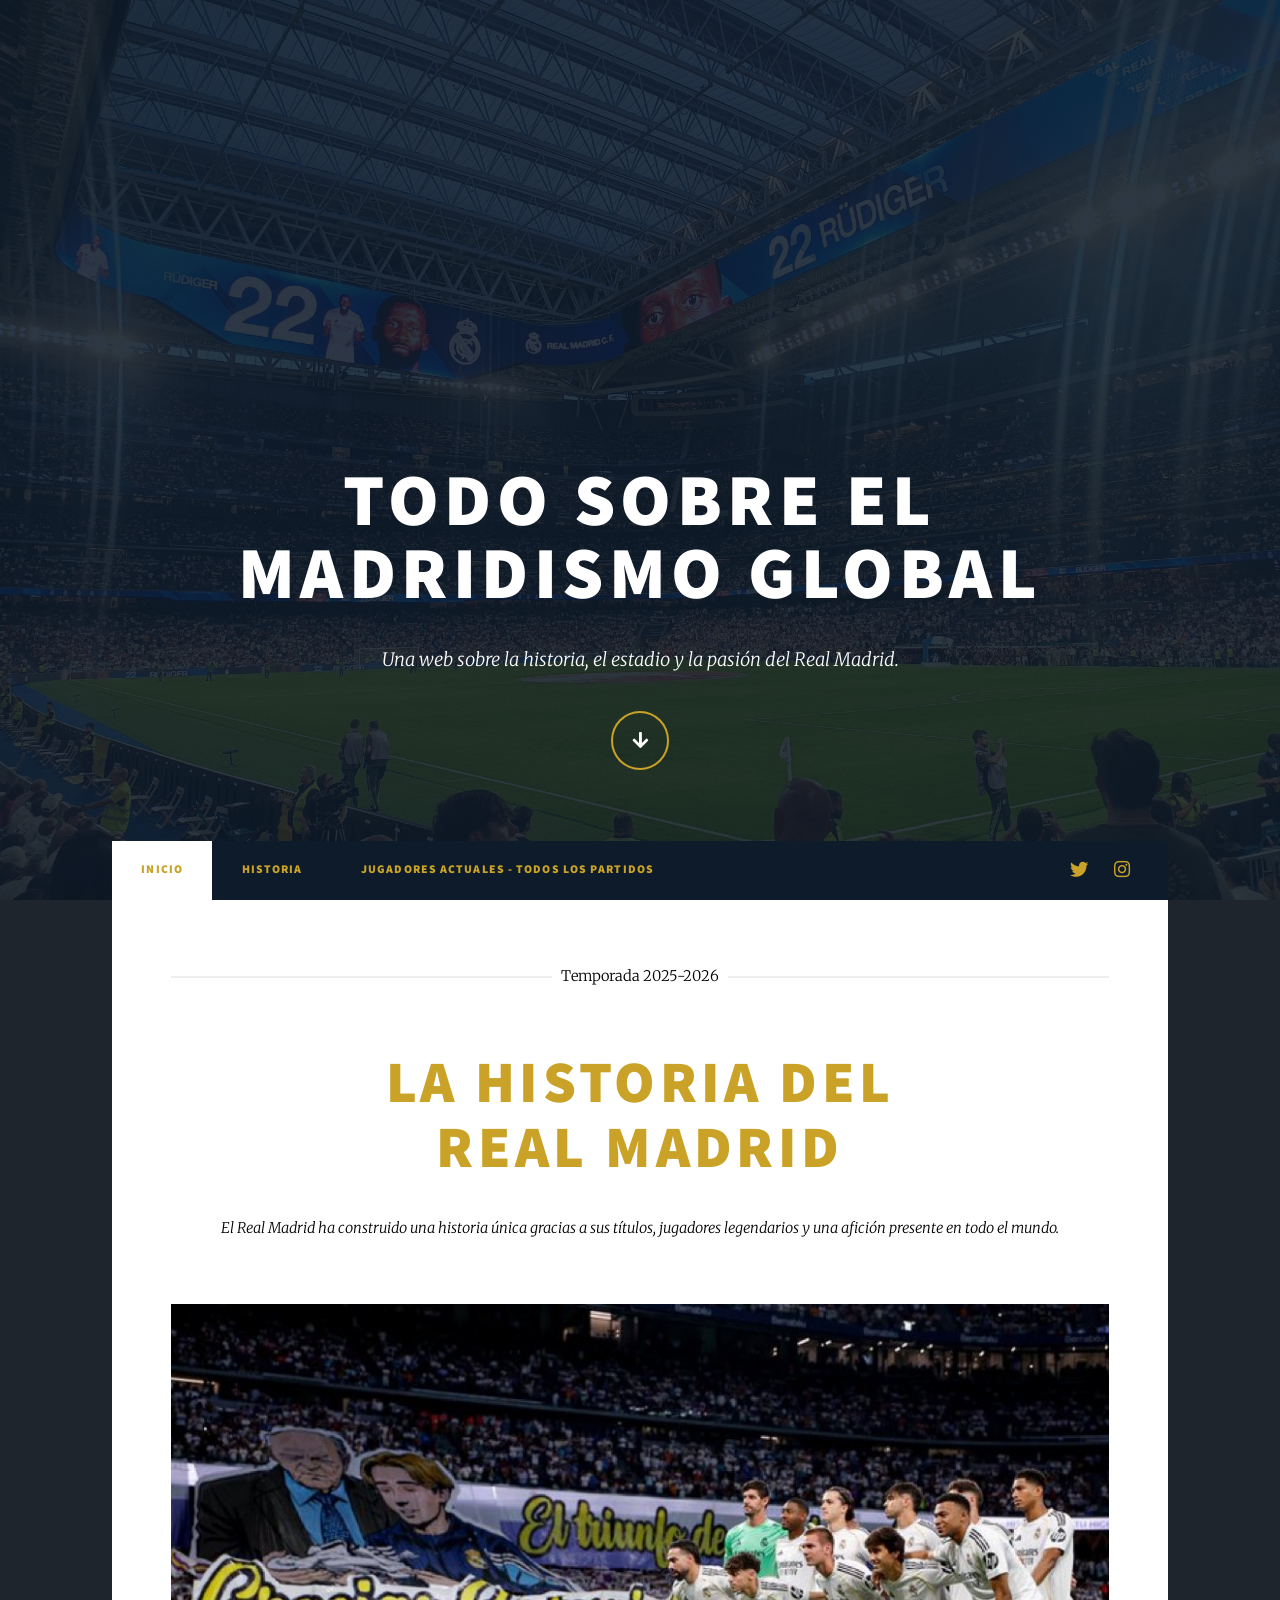
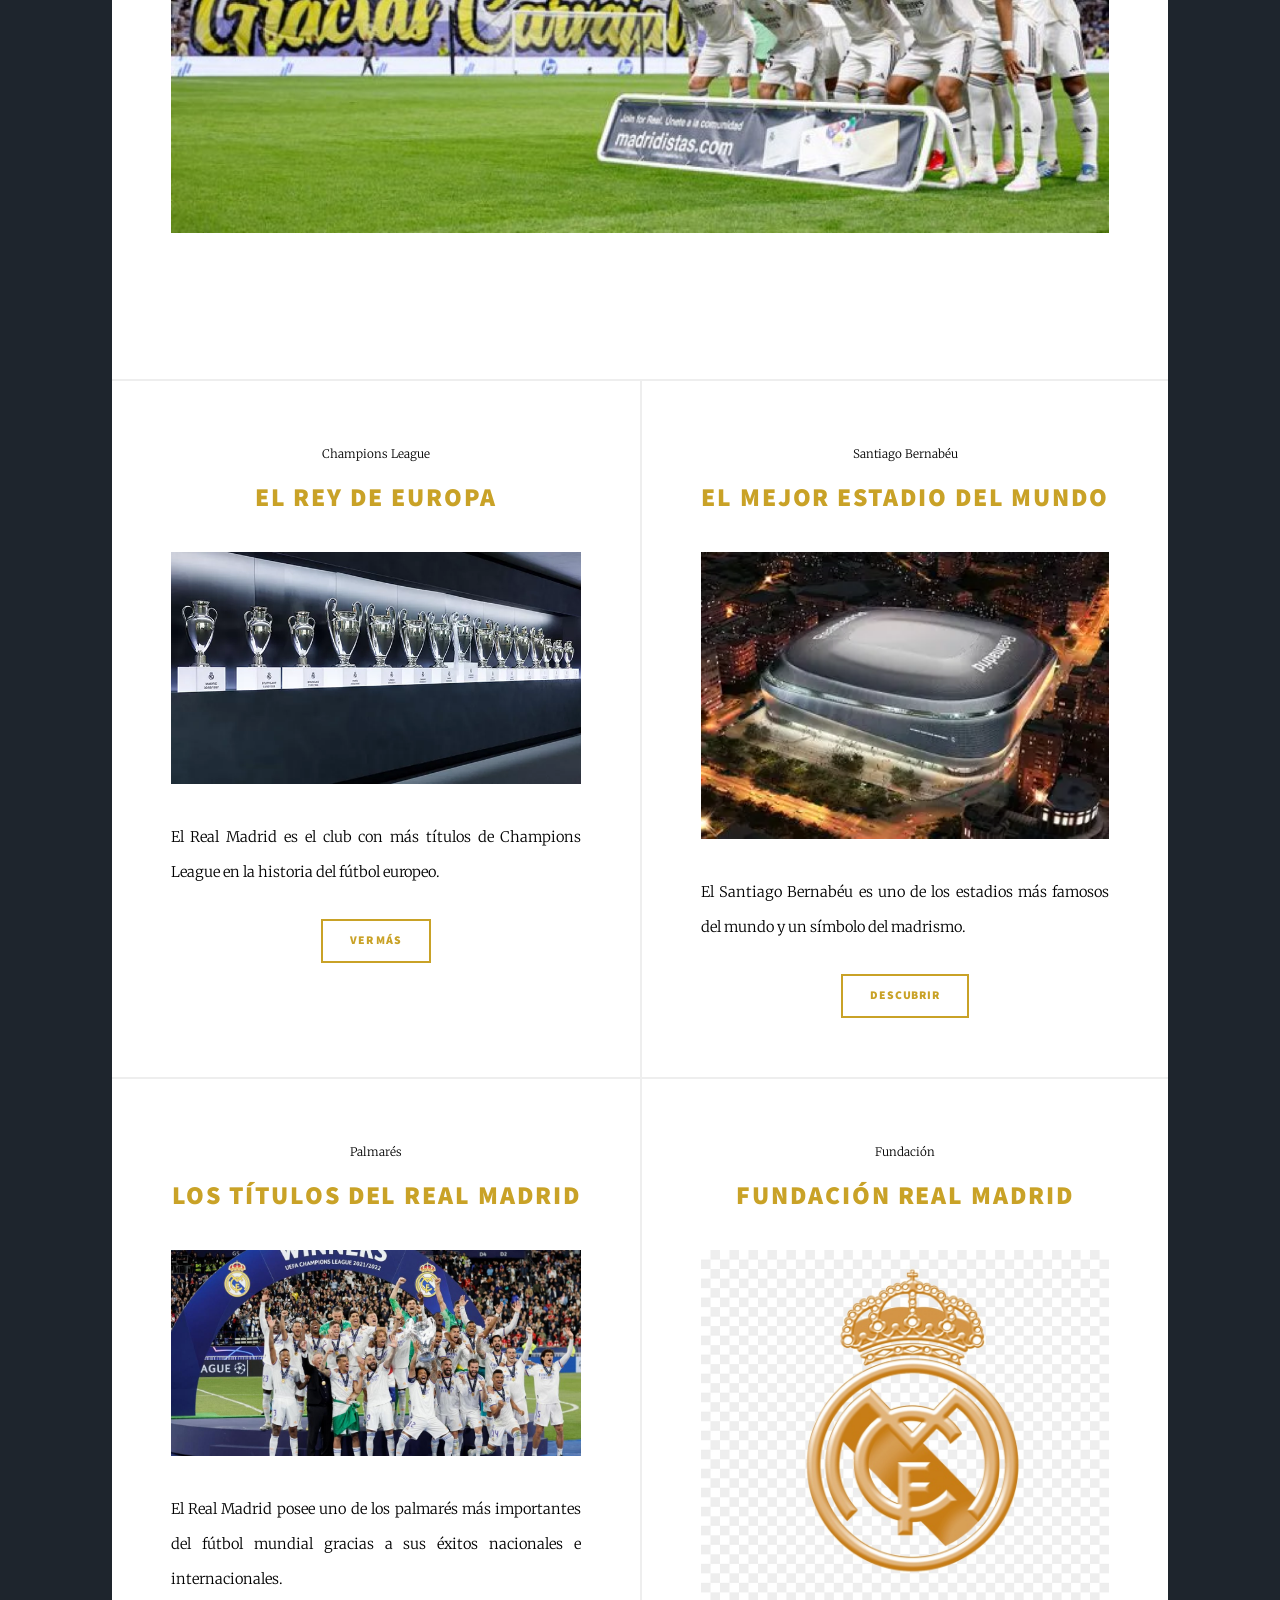
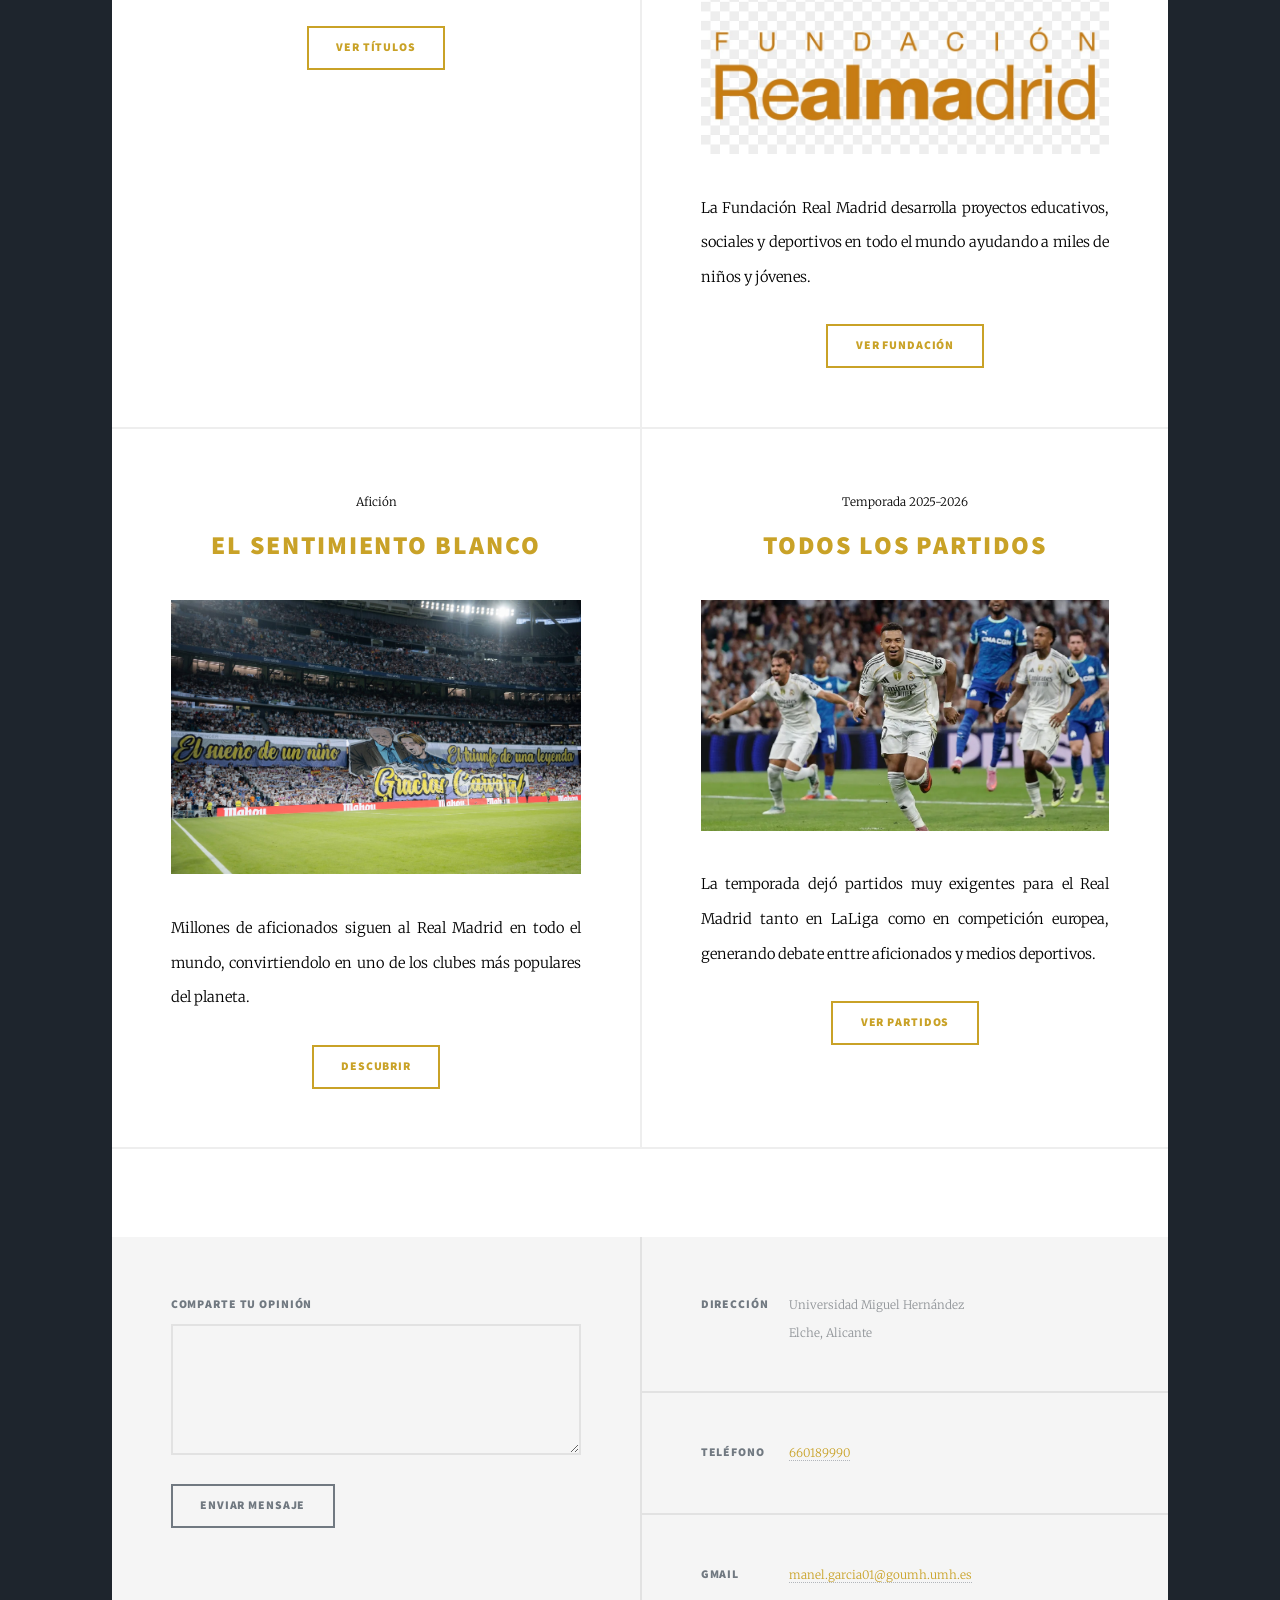
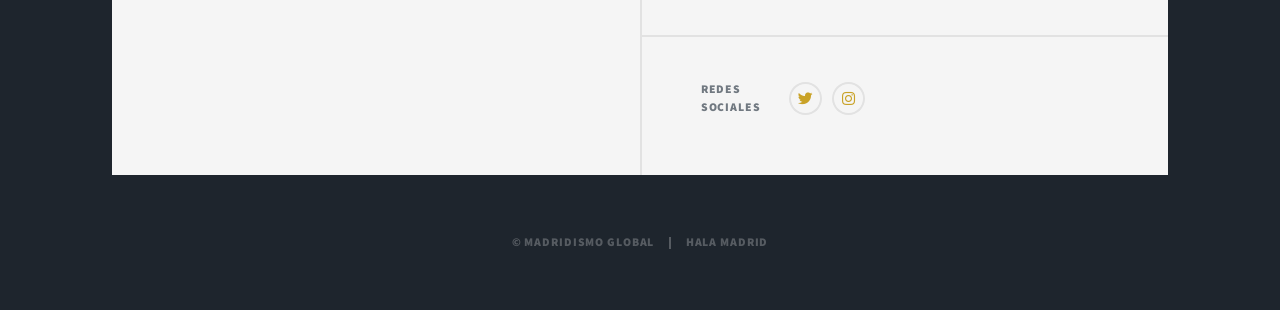
<file: html5up-massively/index.html>
<!DOCTYPE HTML>
<!--
	Massively by HTML5 UP
	html5up.net | @ajlkn
	Free for personal and commercial use under the CCA 3.0 license (html5up.net/license)
-->
<html>
	<head>
		<title>Madridismo Global</title>
		<meta charset="utf-8" />
		<meta name="viewport" content="width=device-width, initial-scale=1, user-scalable=no" />
		<link rel="stylesheet" href="assets/css/main.css" />
		<noscript><link rel="stylesheet" href="assets/css/noscript.css" /></noscript>
	</head>
	<body class="is-preload">

		<!-- Wrapper -->
			<div id="wrapper" class="fade-in">

				<!-- Intro -->
					<div id="intro">
						<h1>Todo sobre el<br />
						Madridismo Global</h1>
						<p>Una web sobre la historia, el estadio y la pasión del Real Madrid.</p>
						<ul class="actions">
							<li><a href="#header" class="button icon solid solo fa-arrow-down scrolly">Continue</a></li>
						</ul>
					</div>

				<!-- Header -->
					<header id="header">
						<a href="index.html" class="logo">Madridismo Global</a>
					</header>

				<!-- Nav -->
					<nav id="nav">
						<ul class="links">
							<li class="active"><a href="index.html">Inicio</a></li>
							<li><a href="generic.html">Historia</a></li>
							<li><a href="elements.html">Jugadores Actuales - Todos los partidos</a></li>

						</ul>
						<ul class="icons">
							<li><a href="#" class="icon brands fa-twitter"><span class="label">Twitter</span></a></li>
							
							<li><a href="#" class="icon brands fa-instagram"><span class="label">Instagram</span></a></li>
							
						</ul>
					</nav>

				<!-- Main -->
					<div id="main">

						<!-- Featured Post -->
							<article class="post featured">
								<header class="major">
									<span class="date">Temporada 2025-2026</span>
									<h2><a href="#">La historia del<br />
									Real Madrid</a></h2>
									<p>El Real Madrid ha construido una historia única gracias a sus títulos, jugadores legendarios y una afición presente en todo el mundo.</p>
								</header>
								<a href="#" class="image main"><img src="images/pic01.jpg" alt="" /></a>
								<ul class="actions special">
									
								</ul>
							</article>

						<!-- Posts -->
							<section class="posts">
								<article>
									<header>
										<span class="date">Champions League</span>
										<h2><a href="generic.html">El rey de europa
						             </a></h2>
									</header>
									<a href="generic.html" class="image fit"><img src="images/pic02.jpg" alt="" /></a>
									<p>El Real Madrid es el club con más títulos de Champions League en la historia del fútbol europeo.</p>
									<ul class="actions special">
										<li><a href="generic.html" class="button">Ver más</a></li>
									</ul>
								</article>
								<article>
									<header>
										<span class="date">Santiago Bernabéu</span>
										<h2><a href="https://bernabeu.realmadrid.com/en-US">El mejor estadio del mundo</a></h2>
									</header>
									<a href="https://bernabeu.realmadrid.com/en-US" class="image fit"><img src="images/pic03.jpg" alt="" /></a>
									<p>El Santiago Bernabéu es uno de los estadios más famosos del mundo y un símbolo del madrismo.</p>
									<ul class="actions special">
										<li><a href="https://bernabeu.realmadrid.com/en-US" class="button">Descubrir</a></li>
									</ul>
								</article>
								<article>
									<header>
										<span class="date">Palmarés</span>
										<h2><a href="generic.html">Los títulos del Real Madrid</a></h2>
									</header>
									<a href="generic.html" class="image fit"><img src="images/pic04.jpg" alt="" /></a>
									<p>El Real Madrid posee uno de los palmarés más importantes del fútbol mundial gracias a sus éxitos nacionales e internacionales.</p>
									<ul class="actions special">
										<li><a href="generic.html" class="button">Ver títulos</a></li>
									</ul>
								</article>
								<article>
									<header>
										<span class="date">Fundación</span>
										<h2><a href="https://www.realmadrid.com/es-ES/fundacion">Fundación Real Madrid
							
								  </a></h2>
									</header>
									<a href="https://www.realmadrid.com/es-ES/fundacion" class="image fit"><img src="images/pic05.jpg" alt="" /></a>
									<p>La Fundación Real Madrid desarrolla proyectos educativos, sociales y deportivos en todo el mundo ayudando a miles de niños y jóvenes.</p>
									<ul class="actions special">
										<li><a href="https://www.realmadrid.com/es-ES/fundacion" class="button">Ver fundación</a></li>
									</ul>
								</article>
								<article>
									<header>
										<span class="date">Afición</span>
										<h2><a href="https://www.realmadrid.com/es-ES/el-club/penas-real-madrid">El sentimiento blanco</a></h2>
									</header>
									<a href="https://www.realmadrid.com/es-ES/el-club/penas-real-madrid" class="image fit"><img src="images/pic06.jpg" alt="" /></a>
									<p>Millones de aficionados siguen al Real Madrid en todo el mundo, convirtiendolo en uno de los clubes más populares del planeta.</p>
									<ul class="actions special">
										<li><a href="https://www.realmadrid.com/es-ES/el-club/penas-real-madrid" class="button">Descubrir</a></li>
									</ul>
								</article>
								<article>
									<header>
										<span class="date">Temporada 2025-2026</span>
										<h2><a href="elements.html">Todos los partidos</a></h2>
									</header>
									<a href="elements.html" class="image fit"><img src="images/pic07.jpg" alt="" /></a>
									<p>La temporada dejó partidos muy exigentes para el Real Madrid tanto en LaLiga como en competición europea, generando debate enttre aficionados y medios deportivos.</p>
									<ul class="actions special">
										<li><a href="elements.html" class="button">Ver partidos</a></li>
									</ul>
								</article>
							</section>

						<!-- Footer -->
							<footer>
								
							</footer>

					</div>

				<!-- Footer -->
					<footer id="footer">
						<section>
							<form method="post" action="#">
								<div class="fields">
									
									
									<div class="field">
										<label for="message">Comparte tu opinión</label>
										<textarea name="message" id="message" rows="3"></textarea>
									</div>
								</div>
								<ul class="actions">
									<li><input type="submit" value="Enviar Mensaje" /></li>
								</ul>
							</form>
						</section>
						<section class="split contact">
							<section class="alt">
								<h3>Dirección</h3>
								<p>Universidad Miguel Hernández<br />
								Elche, Alicante</p>
							</section>
							<section>
								<h3>Teléfono</h3>
								<p><a href="#">660189990</a></p>
							</section>
							<section>
								<h3>Gmail</h3>
								<p><a href="#">manel.garcia01@goumh.umh.es</a></p>
							</section>
							<section>
								<h3>Redes Sociales</h3>
								<ul class="icons alt">
									<li><a href="#" class="icon brands alt fa-twitter"><span class="label">Twitter</span></a></li>
									
									<li><a href="#" class="icon brands alt fa-instagram"><span class="label">Instagram</span></a></li>
									
								</ul>
							</section>
						</section>
					</footer>

				<!-- Copyright -->
					<div id="copyright">
						<ul><li>&copy; Madridismo Global</li><li>Hala Madrid <a href="https://Madridismoglobal.net"></a></li></ul>
					</div>

			</div>

		<!-- Scripts -->
			<script src="assets/js/jquery.min.js"></script>
			<script src="assets/js/jquery.scrollex.min.js"></script>
			<script src="assets/js/jquery.scrolly.min.js"></script>
			<script src="assets/js/browser.min.js"></script>
			<script src="assets/js/breakpoints.min.js"></script>
			<script src="assets/js/util.js"></script>
			<script src="assets/js/main.js"></script>

	</body>
</html>
</file>
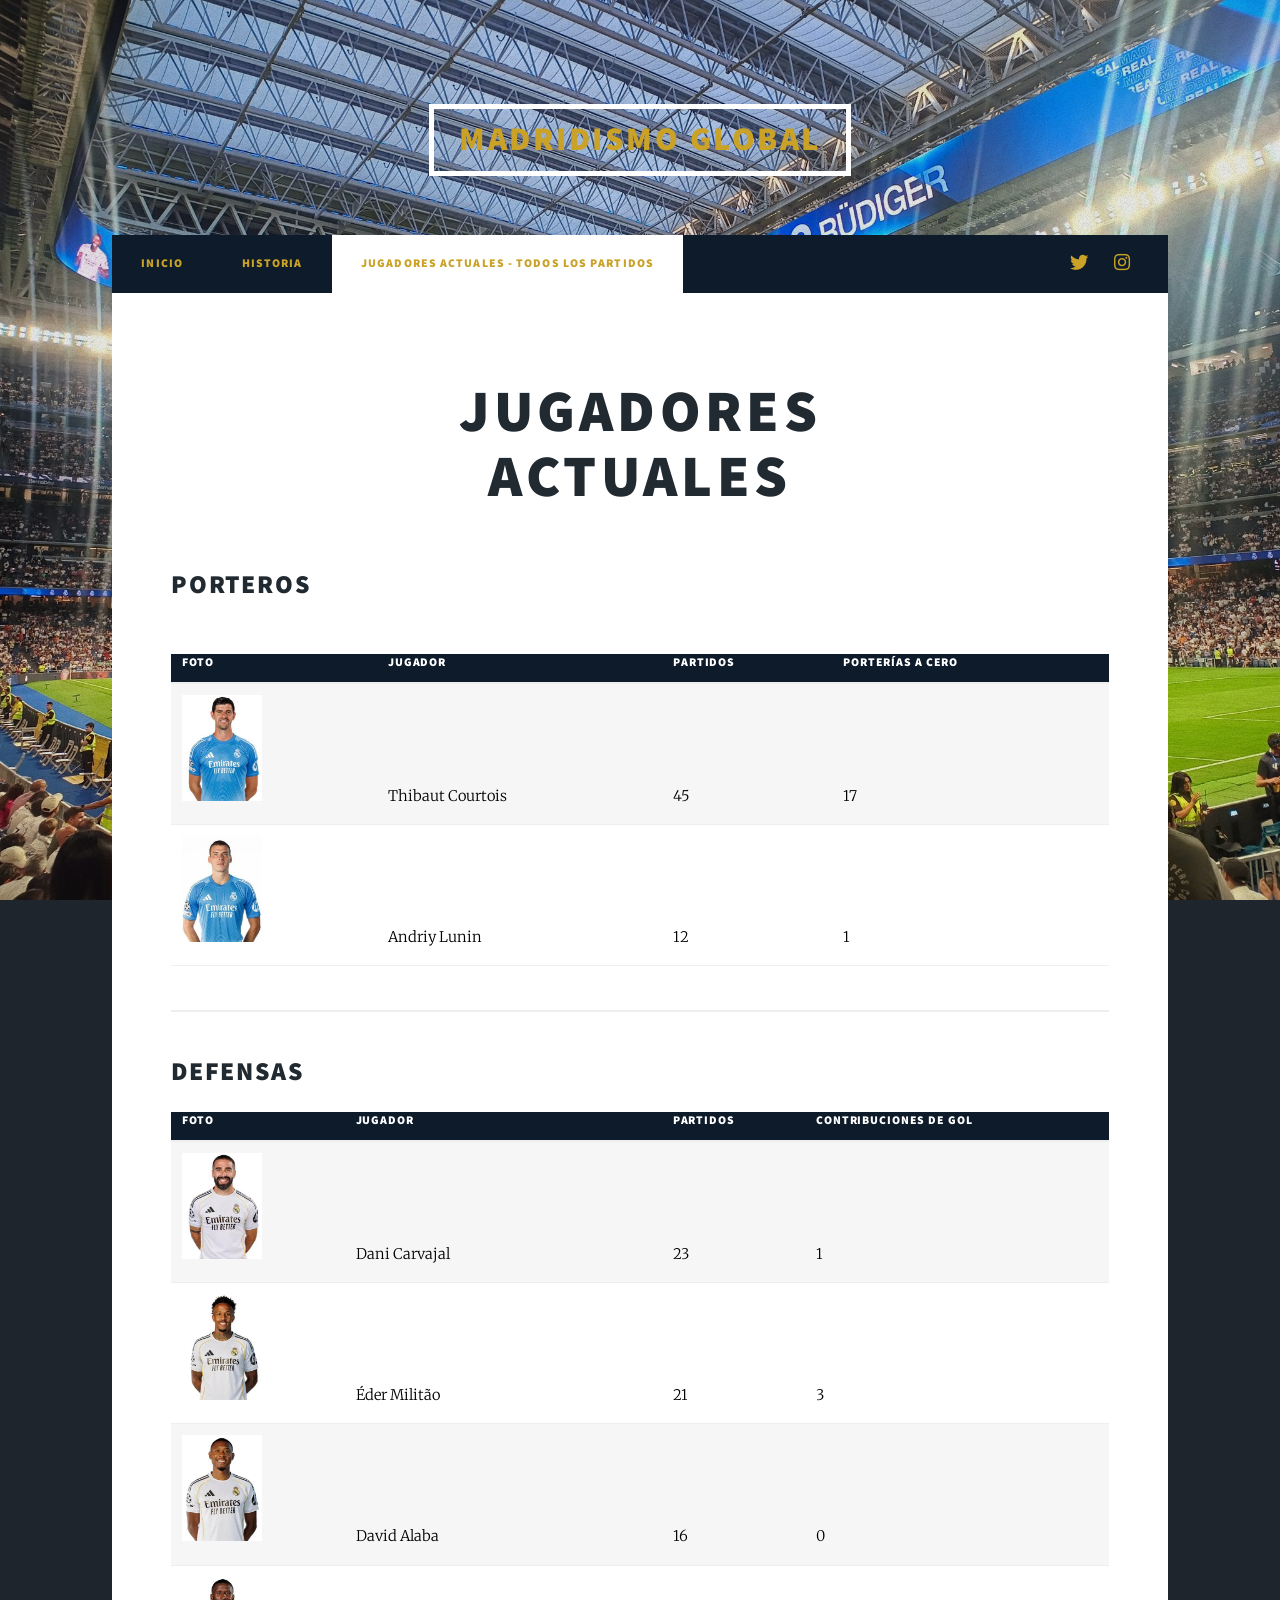
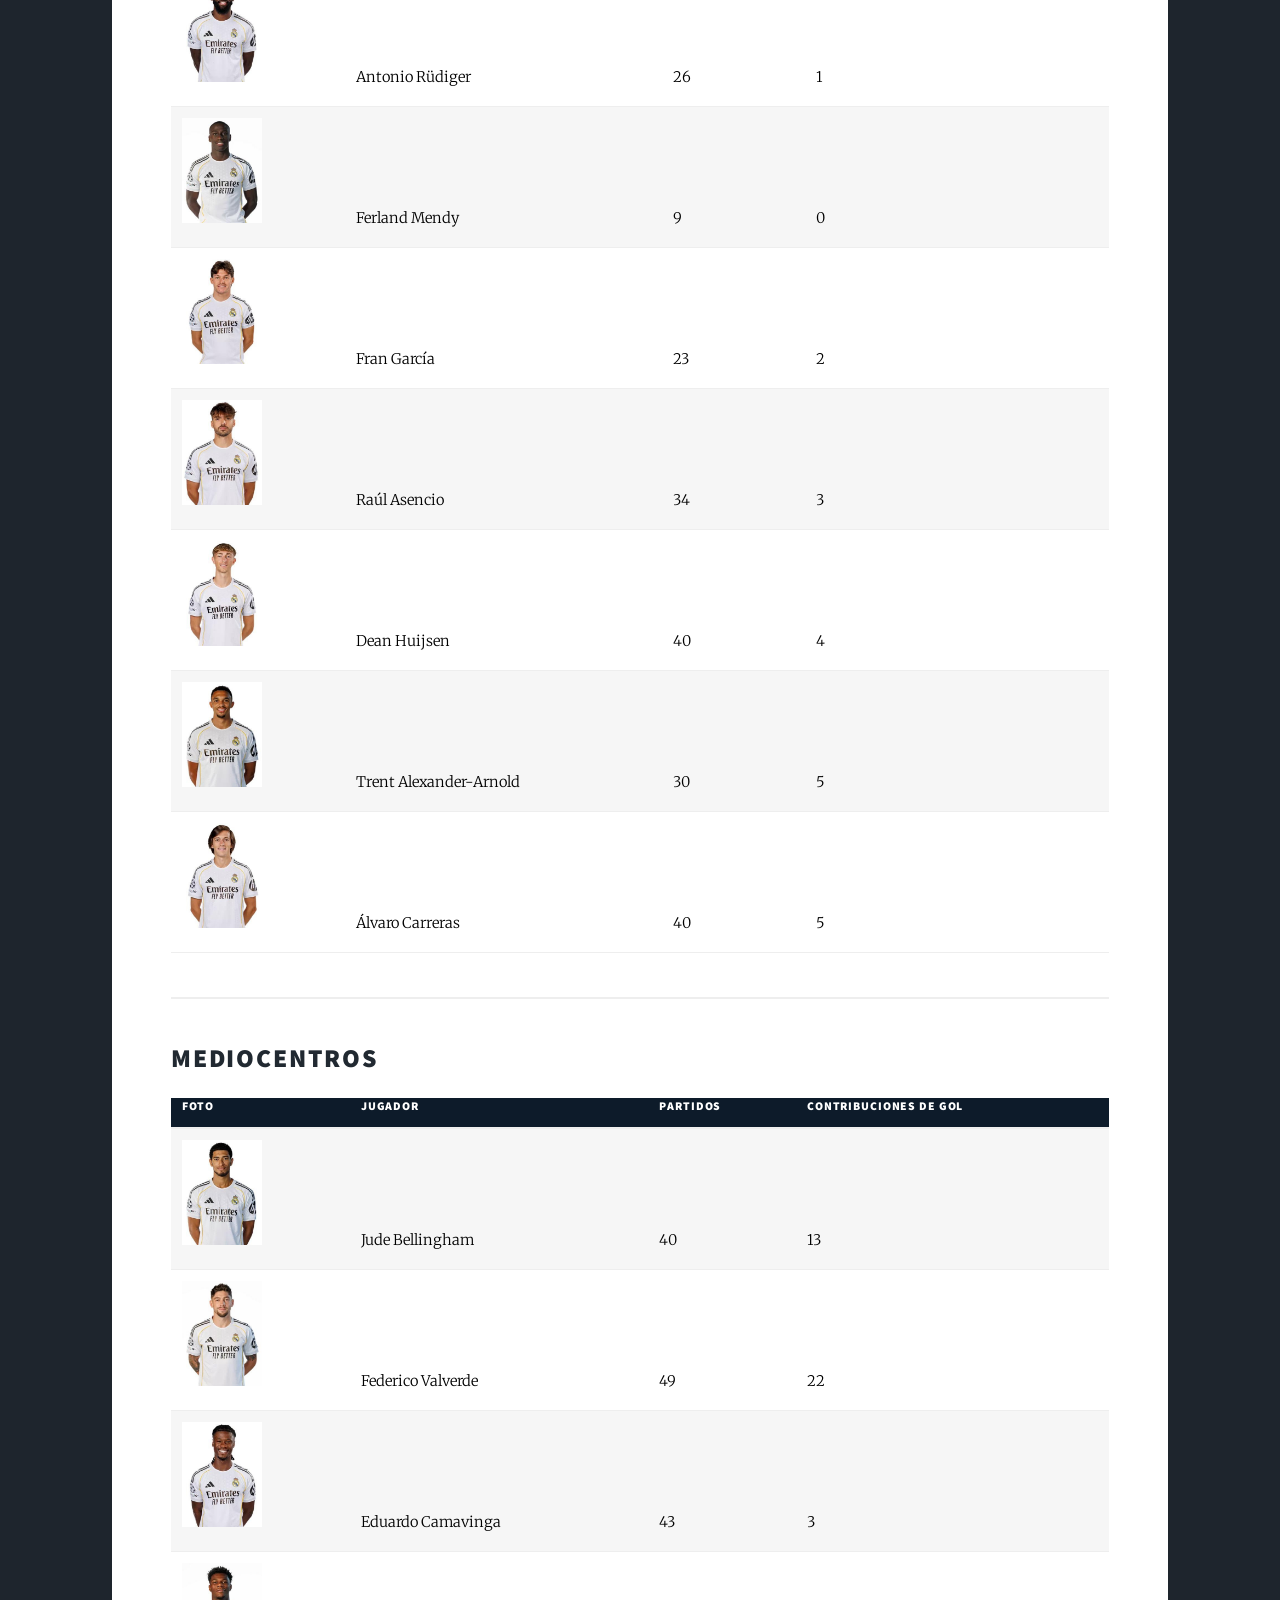
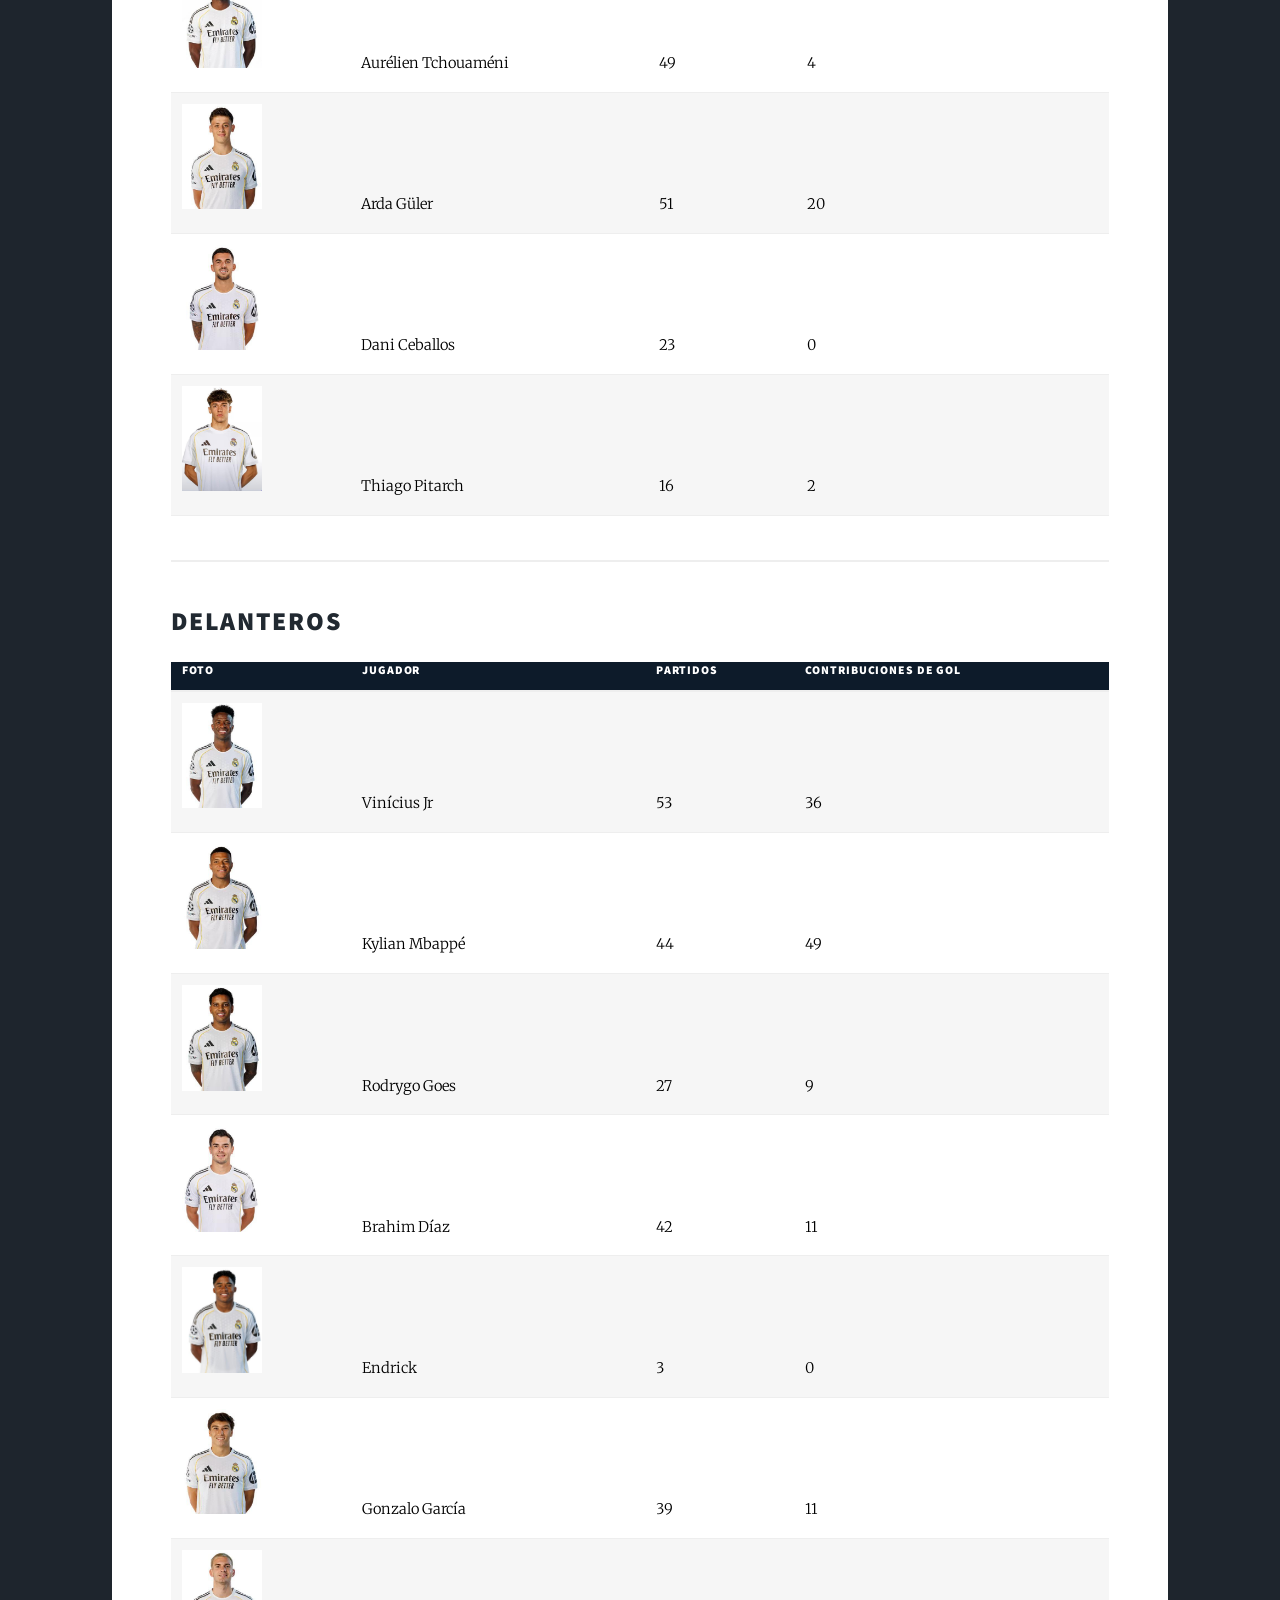
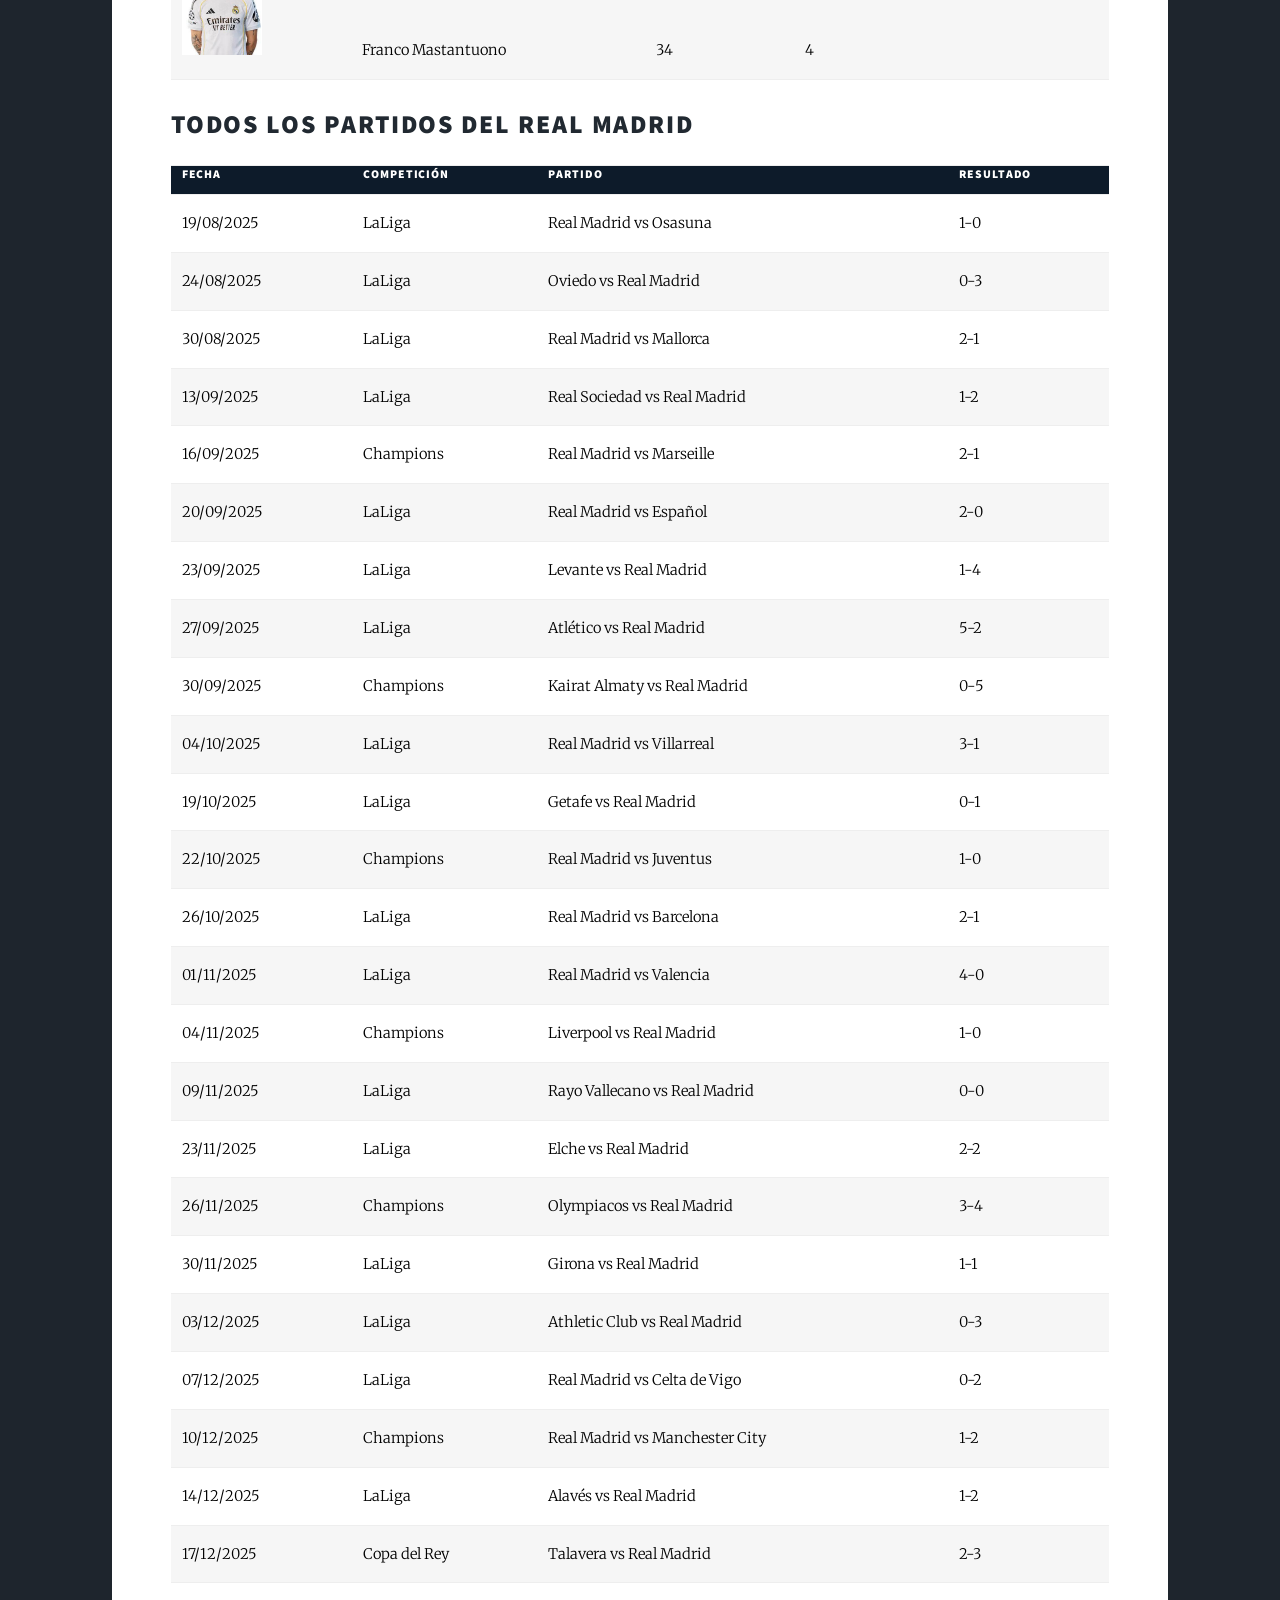
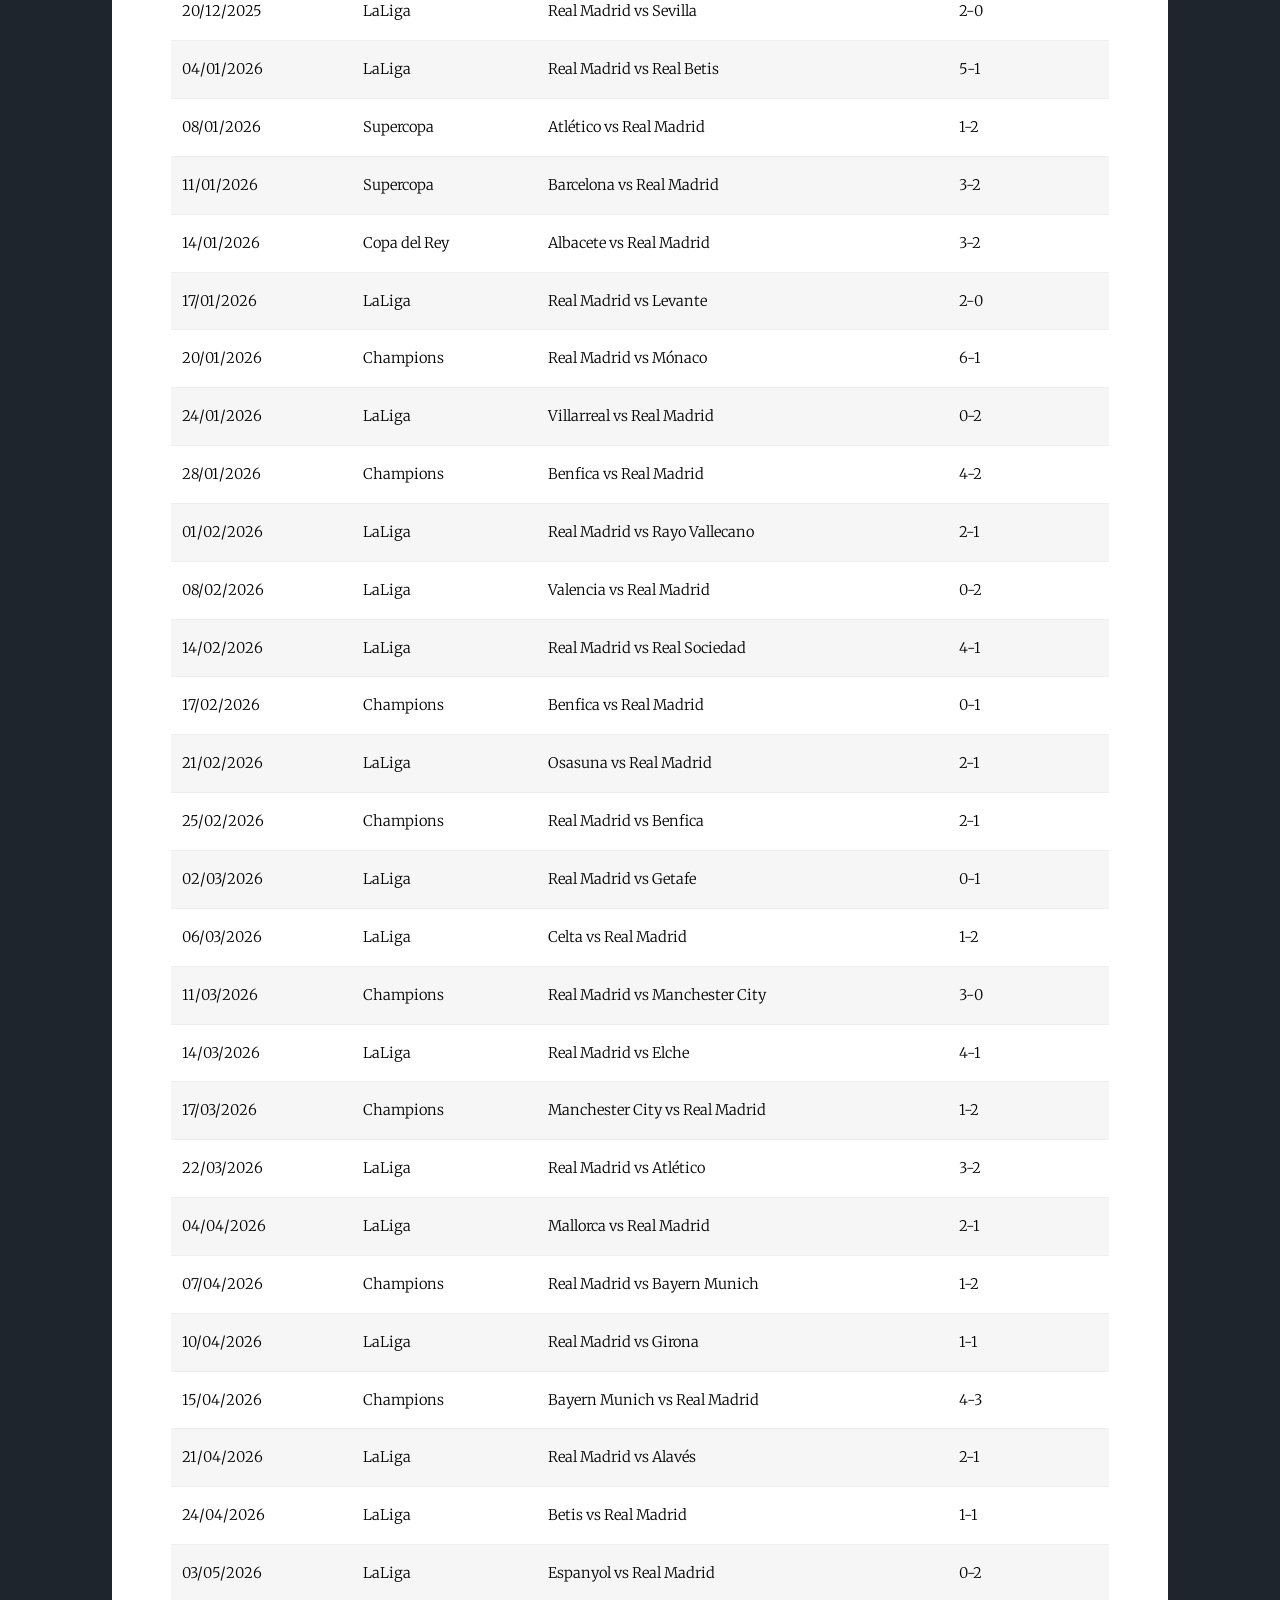
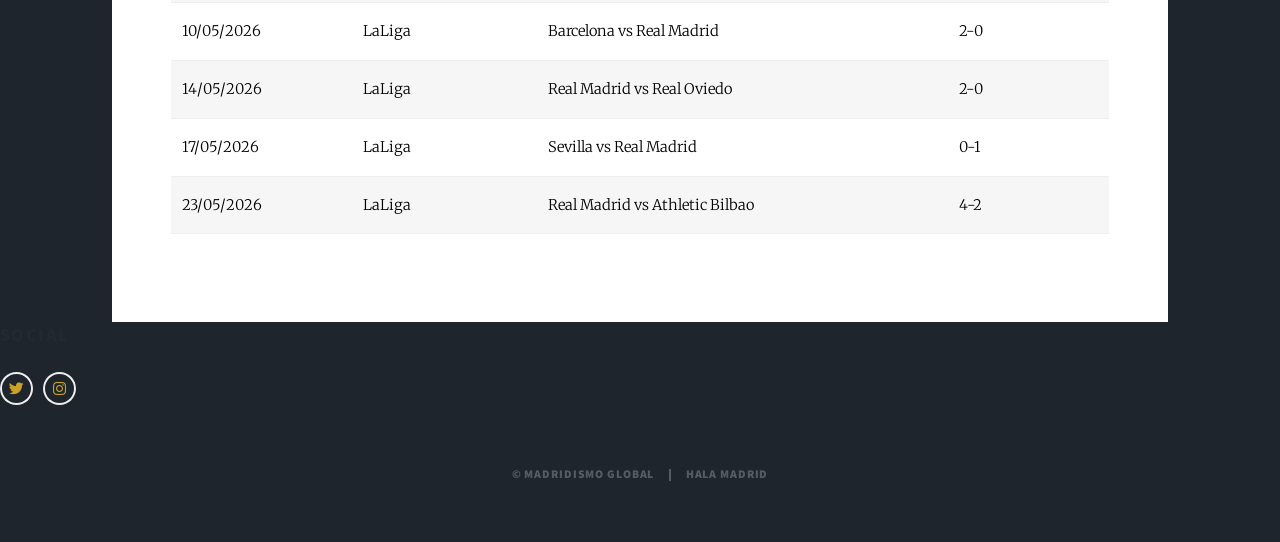
<file: html5up-massively/elements.html>
<!DOCTYPE HTML>
<!--
	Massively by HTML5 UP
	html5up.net | @ajlkn
	Free for personal and commercial use under the CCA 3.0 license (html5up.net/license)
-->
<html>
	<head>
		<title>Jugadores Actuales - Todos los partidos</title>
		<meta charset="utf-8" />
		<meta name="viewport" content="width=device-width, initial-scale=1, user-scalable=no" />
		<link rel="stylesheet" href="assets/css/main.css" />
		<noscript><link rel="stylesheet" href="assets/css/noscript.css" /></noscript>
	</head>
	<body class="is-preload">

		<!-- Wrapper -->
			<div id="wrapper">

				<!-- Header -->
					<header id="header">
						<a href="index.html" class="logo">Madridismo Global</a>
					</header>

				<!-- Nav -->
					<nav id="nav">
						<ul class="links">
							<li><a href="index.html">Inicio</a></li>
							<li><a href="generic.html">Historia</a></li>
							<li class="active"><a href="elements.html">Jugadores Actuales - Todos los partidos</a></li>
						</ul>
						<ul class="icons">
							<li><a href="#" class="icon brands fa-twitter"><span class="label">Twitter</span></a></li>
							
							<li><a href="#" class="icon brands fa-instagram"><span class="label">Instagram</span></a></li>
							
						</ul>
					</nav>

				<!-- Main -->
					<div id="main">

						<!-- Post -->
							<section class="post">
								<header class="major">
									<h1>Jugadores<br />
									Actuales</h1>
								</header>
								<table>
<h2>Porteros</h2>

<table>
<thead>
<tr>
<th>Foto</th>
<th>Jugador</th>
<th>Partidos</th>
<th>Porterías a cero</th>
</tr>
</thead>

<tbody>

<tr>
<td><img src="images/courtois.jpg" width="80"></td>
<td>Thibaut Courtois</td>
<td>45</td>
<td>17</td>
</tr>

<tr>
<td><img src="images/lunin.jpg" width="80"></td>
<td>Andriy Lunin</td>
<td>12</td>
<td>1</td>
</tr>

</tbody>
</table>

<hr />

<h2>Defensas</h2>

<table>
<thead>
<tr>
<th>Foto</th>
<th>Jugador</th>
<th>Partidos</th>
<th>Contribuciones de gol</th>
</tr>
</thead>

<tbody>

<tr>
<td><img src="images/carvajal.jpg" width="80"></td>
<td>Dani Carvajal</td>
<td>23</td>
<td>1</td>
</tr>

<tr>
<td><img src="images/militao.jpg" width="80"></td>
<td>Éder Militão</td>
<td>21</td>
<td>3</td>
</tr>

<tr>
<td><img src="images/alaba.jpg" width="80"></td>
<td>David Alaba</td>
<td>16</td>
<td>0</td>
</tr>

<tr>
<td><img src="images/rudiger.jpg" width="80"></td>
<td>Antonio Rüdiger</td>
<td>26</td>
<td>1</td>
</tr>

<tr>
<td><img src="images/mendy.jpg" width="80"></td>
<td>Ferland Mendy</td>
<td>9</td>
<td>0</td>
</tr>

<tr>
<td><img src="images/frangarcia.jpg" width="80"></td>
<td>Fran García</td>
<td>23</td>
<td>2</td>
</tr>

<tr>
<td><img src="images/asencio.jpg" width="80"></td>
<td>Raúl Asencio</td>
<td>34</td>
<td>3</td>
</tr>

<tr>
<td><img src="images/huijsen.jpg" width="80"></td>
<td>Dean Huijsen</td>
<td>40</td>
<td>4</td>
</tr>

<tr>
<td><img src="images/trent.jpg" width="80"></td>
<td>Trent Alexander-Arnold</td>
<td>30</td>
<td>5</td>
</tr>

<tr>
<td><img src="images/carreras.jpg" width="80"></td>
<td>Álvaro Carreras</td>
<td>40</td>
<td>5</td>
</tr>

</tbody>
</table>

<hr />

<h2>Mediocentros</h2>

<table>
<thead>
<tr>
<th>Foto</th>
<th>Jugador</th>
<th>Partidos</th>
<th>Contribuciones de gol</th>
</tr>
</thead>

<tbody>

<tr>
<td><img src="images/bellingham.jpg" width="80"></td>
<td>Jude Bellingham</td>
<td>40</td>
<td>13</td>
</tr>

<tr>
<td><img src="images/valverde.jpg" width="80"></td>
<td>Federico Valverde</td>
<td>49</td>
<td>22</td>
</tr>

<tr>
<td><img src="images/camavinga.jpg" width="80"></td>
<td>Eduardo Camavinga</td>
<td>43</td>
<td>3</td>
</tr>

<tr>
<td><img src="images/tchouameni.jpg" width="80"></td>
<td>Aurélien Tchouaméni</td>
<td>49</td>
<td>4</td>
</tr>

<tr>
<td><img src="images/arda.jpg" width="80"></td>
<td>Arda Güler</td>
<td>51</td>
<td>20</td>
</tr>

<tr>
<td><img src="images/ceballos.jpg" width="80"></td>
<td>Dani Ceballos</td>
<td>23</td>
<td>0</td>
</tr>

<tr>
<td><img src="images/thiago.jpg" width="80"></td>
<td>Thiago Pitarch</td>
<td>16</td>
<td>2</td>
</tr>

</tbody>
</table>

<hr />

<h2>Delanteros</h2>

<table>
<thead>
<tr>
<th>Foto</th>
<th>Jugador</th>
<th>Partidos</th>
<th>Contribuciones de gol</th>
</tr>
</thead>

<tbody>

<tr>
<td><img src="images/vinicius.jpg" width="80"></td>
<td>Vinícius Jr</td>
<td>53</td>
<td>36</td>
</tr>

<tr>
<td><img src="images/mbappe.jpg" width="80"></td>
<td>Kylian Mbappé</td>
<td>44</td>
<td>49</td>
</tr>

<tr>
<td><img src="images/rodrygo.jpg" width="80"></td>
<td>Rodrygo Goes</td>
<td>27</td>
<td>9</td>
</tr>

<tr>
<td><img src="images/brahim.jpg" width="80"></td>
<td>Brahim Díaz</td>
<td>42</td>
<td>11</td>
</tr>

<tr>
<td><img src="images/endrick.jpg" width="80"></td>
<td>Endrick</td>
<td>3</td>
<td>0</td>
</tr>

<tr>
<td><img src="images/gonzalo.jpg" width="80"></td>
<td>Gonzalo García</td>
<td>39</td>
<td>11</td>
</tr>

<tr>
<td><img src="images/mastantuono.jpg" width="80"></td>
<td>Franco Mastantuono</td>
<td>34</td>
<td>4</td>
</tr>

</tbody>
</table>
<h2>Todos los Partidos del Real Madrid</h2>
<table>
	<tr>
		<th>Fecha</th>
		<th>Competición</th>
		<th>Partido</th>
		<th>Resultado</th>
	</tr>

	<tr>
		<td>19/08/2025</td>
		<td>LaLiga</td>
		<td>Real Madrid vs Osasuna </td>
		<td>1-0</td>
	</tr>

	<tr>
		<td>24/08/2025</td>
		<td>LaLiga</td>
		<td>Oviedo vs Real Madrid</td>
		<td>0-3</td>
	</tr>

	<tr>
		<td>30/08/2025</td>
		<td>LaLiga</td>
		<td>Real Madrid vs Mallorca</td>
		<td>2-1</td>
	</tr>

	<tr>
		<td>13/09/2025</td>
		<td>LaLiga</td>
		<td>Real Sociedad vs Real Madrid</td>
		<td>1-2</td>
	</tr>

	<tr>
		<td>16/09/2025</td>
		<td>Champions</td>
		<td>Real Madrid vs Marseille</td>
		<td>2-1</td>
	</tr>

	<tr>
		<td>20/09/2025</td>
		<td>LaLiga</td>
		<td>Real Madrid vs Español</td>
		<td>2-0</td>
	</tr>

	<tr>
		<td>23/09/2025</td>
		<td>LaLiga</td>
		<td>Levante vs Real Madrid</td>
		<td>1-4</td>
	</tr>

	<tr>
		<td>27/09/2025</td>
		<td>LaLiga</td>
		<td>Atlético vs Real Madrid</td>
		<td>5-2</td>
	</tr>

	<tr>
		<td>30/09/2025</td>
		<td>Champions</td>
		<td>Kairat Almaty vs Real Madrid</td>
		<td>0-5</td>
	</tr>

	<tr>
		<td>04/10/2025</td>
		<td>LaLiga</td>
		<td>Real Madrid vs Villarreal</td>
		<td>3-1</td>
	</tr>

	<tr>
		<td>19/10/2025</td>
		<td>LaLiga</td>
		<td>Getafe vs Real Madrid</td>
		<td>0-1</td>
	</tr>

	<tr>
		<td>22/10/2025</td>
		<td>Champions</td>
		<td>Real Madrid vs Juventus</td>
		<td>1-0</td>
	</tr>

	<tr>
		<td>26/10/2025</td>
		<td>LaLiga</td>
		<td>Real Madrid vs Barcelona</td>
		<td>2-1</td>
	</tr>

	<tr>
		<td>01/11/2025</td>
		<td>LaLiga</td>
		<td>Real Madrid vs Valencia</td>
		<td>4-0</td>
	</tr>

	<tr>
		<td>04/11/2025</td>
		<td>Champions</td>
		<td>Liverpool vs Real Madrid</td>
		<td>1-0</td>
	</tr>

	<tr>
		<td>09/11/2025</td>
		<td>LaLiga</td>
		<td>Rayo Vallecano vs Real Madrid</td>
		<td>0-0</td>
	</tr>

	<tr>
		<td>23/11/2025</td>
		<td>LaLiga</td>
		<td>Elche vs Real Madrid</td>
		<td>2-2</td>
	</tr>

	<tr>
		<td>26/11/2025</td>
		<td>Champions</td>
		<td>Olympiacos vs Real Madrid</td>
		<td>3-4</td>
	</tr>

	<tr>
		<td>30/11/2025</td>
		<td>LaLiga</td>
		<td>Girona vs Real Madrid</td>
		<td>1-1</td>
	</tr>

	<tr>
		<td>03/12/2025</td>
		<td>LaLiga</td>
		<td>Athletic Club vs Real Madrid</td>
		<td>0-3</td>
	</tr>

	<tr>
		<td>07/12/2025</td>
		<td>LaLiga</td>
		<td>Real Madrid vs Celta de Vigo</td>
		<td>0-2</td>
	</tr>

	<tr>
		<td>10/12/2025</td>
		<td>Champions</td>
		<td>Real Madrid vs Manchester City</td>
		<td>1-2</td>
	</tr>

	<tr>
		<td>14/12/2025</td>
		<td>LaLiga</td>
		<td>Alavés vs Real Madrid</td>
		<td>1-2</td>
	</tr>

	<tr>
		<td>17/12/2025</td>
		<td>Copa del Rey</td>
		<td>Talavera vs Real Madrid</td>
		<td>2-3</td>
	</tr>

	<tr>
		<td>20/12/2025</td>
		<td>LaLiga</td>
		<td>Real Madrid vs Sevilla</td>
		<td>2-0</td>
	</tr>
	<tr>
		<td>04/01/2026</td>
		<td>LaLiga</td>
		<td>Real Madrid vs Real Betis</td>
		<td>5-1</td>
	</tr>

	<tr>
		<td>08/01/2026</td>
		<td>Supercopa</td>
		<td>Atlético vs Real Madrid</td>
		<td>1-2</td>
	</tr>

	<tr>
		<td>11/01/2026</td>
		<td>Supercopa</td>
		<td>Barcelona vs Real Madrid</td>
		<td>3-2</td>
	</tr>

	<tr>
		<td>14/01/2026</td>
		<td>Copa del Rey</td>
		<td>Albacete vs Real Madrid</td>
		<td>3-2</td>
	</tr>

	<tr>
		<td>17/01/2026</td>
		<td>LaLiga</td>
		<td>Real Madrid vs Levante</td>
		<td>2-0</td>
	</tr>

	<tr>
		<td>20/01/2026</td>
		<td>Champions</td>
		<td>Real Madrid vs Mónaco</td>
		<td>6-1</td>
	</tr>

	<tr>
		<td>24/01/2026</td>
		<td>LaLiga</td>
		<td>Villarreal vs Real Madrid</td>
		<td>0-2</td>
	</tr>

	<tr>
		<td>28/01/2026</td>
		<td>Champions</td>
		<td>Benfica vs Real Madrid</td>
		<td>4-2</td>
	</tr>

	<tr>
		<td>01/02/2026</td>
		<td>LaLiga</td>
		<td>Real Madrid vs Rayo Vallecano</td>
		<td>2-1</td>
	</tr>

	<tr>
		<td>08/02/2026</td>
		<td>LaLiga</td>
		<td>Valencia vs Real Madrid</td>
		<td>0-2</td>
	</tr>

	<tr>
		<td>14/02/2026</td>
		<td>LaLiga</td>
		<td>Real Madrid vs Real Sociedad</td>
		<td>4-1</td>
	</tr>

	<tr>
		<td>17/02/2026</td>
		<td>Champions</td>
		<td>Benfica vs Real Madrid</td>
		<td>0-1</td>
	</tr>

	<tr>
		<td>21/02/2026</td>
		<td>LaLiga</td>
		<td>Osasuna vs Real Madrid</td>
		<td>2-1</td>
	</tr>

	<tr>
		<td>25/02/2026</td>
		<td>Champions</td>
		<td>Real Madrid vs Benfica</td>
		<td>2-1</td>
	</tr>

	<tr>
		<td>02/03/2026</td>
		<td>LaLiga</td>
		<td>Real Madrid vs Getafe</td>
		<td>0-1</td>
	</tr>

	<tr>
		<td>06/03/2026</td>
		<td>LaLiga</td>
		<td>Celta vs Real Madrid</td>
		<td>1-2</td>
	</tr>

	<tr>
		<td>11/03/2026</td>
		<td>Champions</td>
		<td>Real Madrid vs Manchester City</td>
		<td>3-0</td>
	</tr>

	<tr>
		<td>14/03/2026</td>
		<td>LaLiga</td>
		<td>Real Madrid vs Elche</td>
		<td>4-1</td>
	</tr>

	<tr>
		<td>17/03/2026</td>
		<td>Champions</td>
		<td>Manchester City vs Real Madrid</td>
		<td>1-2</td>
	</tr>

	<tr>
		<td>22/03/2026</td>
		<td>LaLiga</td>
		<td>Real Madrid vs Atlético</td>
		<td>3-2</td>
	</tr>

	<tr>
		<td>04/04/2026</td>
		<td>LaLiga</td>
		<td>Mallorca vs Real Madrid</td>
		<td>2-1</td>
	</tr>

	<tr>
		<td>07/04/2026</td>
		<td>Champions</td>
		<td>Real Madrid vs Bayern Munich</td>
		<td>1-2</td>
	</tr>

	<tr>
		<td>10/04/2026</td>
		<td>LaLiga</td>
		<td>Real Madrid vs Girona</td>
		<td>1-1</td>
	</tr>

	<tr>
		<td>15/04/2026</td>
		<td>Champions</td>
		<td>Bayern Munich vs Real Madrid</td>
		<td>4-3</td>
	</tr>

	<tr>
		<td>21/04/2026</td>
		<td>LaLiga</td>
		<td>Real Madrid vs Alavés</td>
		<td>2-1</td>
	</tr>

	<tr>
		<td>24/04/2026</td>
		<td>LaLiga</td>
		<td>Betis vs Real Madrid</td>
		<td>1-1</td>
	</tr>

	<tr>
		<td>03/05/2026</td>
		<td>LaLiga</td>
		<td>Espanyol vs Real Madrid</td>
		<td>0-2</td>
	</tr>

	<tr>
		<td>10/05/2026</td>
		<td>LaLiga</td>
		<td>Barcelona vs Real Madrid</td>
		<td>2-0</td>
	</tr>

	<tr>
		<td>14/05/2026</td>
		<td>LaLiga</td>
		<td>Real Madrid vs Real Oviedo</td>
		<td>2-0</td>
	</tr>

	<tr>
		<td>17/05/2026</td>
		<td>LaLiga</td>
		<td>Sevilla vs Real Madrid</td>
		<td>0-1</td>
	</tr>

	<tr>
		<td>23/05/2026</td>
		<td>LaLiga</td>
		<td>Real Madrid vs Athletic Bilbao</td>
		<td>4-2</td>
	</tr>
</table>

								

							</section>

					</div>

				
							</section>
							<section>
								<h3>Social</h3>
								<ul class="icons alt">
									<li><a href="#" class="icon brands alt fa-twitter"><span class="label">Twitter</span></a></li>
									
									<li><a href="#" class="icon brands alt fa-instagram"><span class="label">Instagram</span></a></li>
									
								</ul>
							</section>
						</section>
					</footer>

				<!-- Copyright -->
					<div id="copyright">
						<ul><li>&copy; Madridismo Global</li><li>Hala Madrid <a href="https://html5up.net"></a></li></ul>
					</div>

			</div>

		<!-- Scripts -->
			<script src="assets/js/jquery.min.js"></script>
			<script src="assets/js/jquery.scrollex.min.js"></script>
			<script src="assets/js/jquery.scrolly.min.js"></script>
			<script src="assets/js/browser.min.js"></script>
			<script src="assets/js/breakpoints.min.js"></script>
			<script src="assets/js/util.js"></script>
			<script src="assets/js/main.js"></script>

	</body>
</html>
</file>
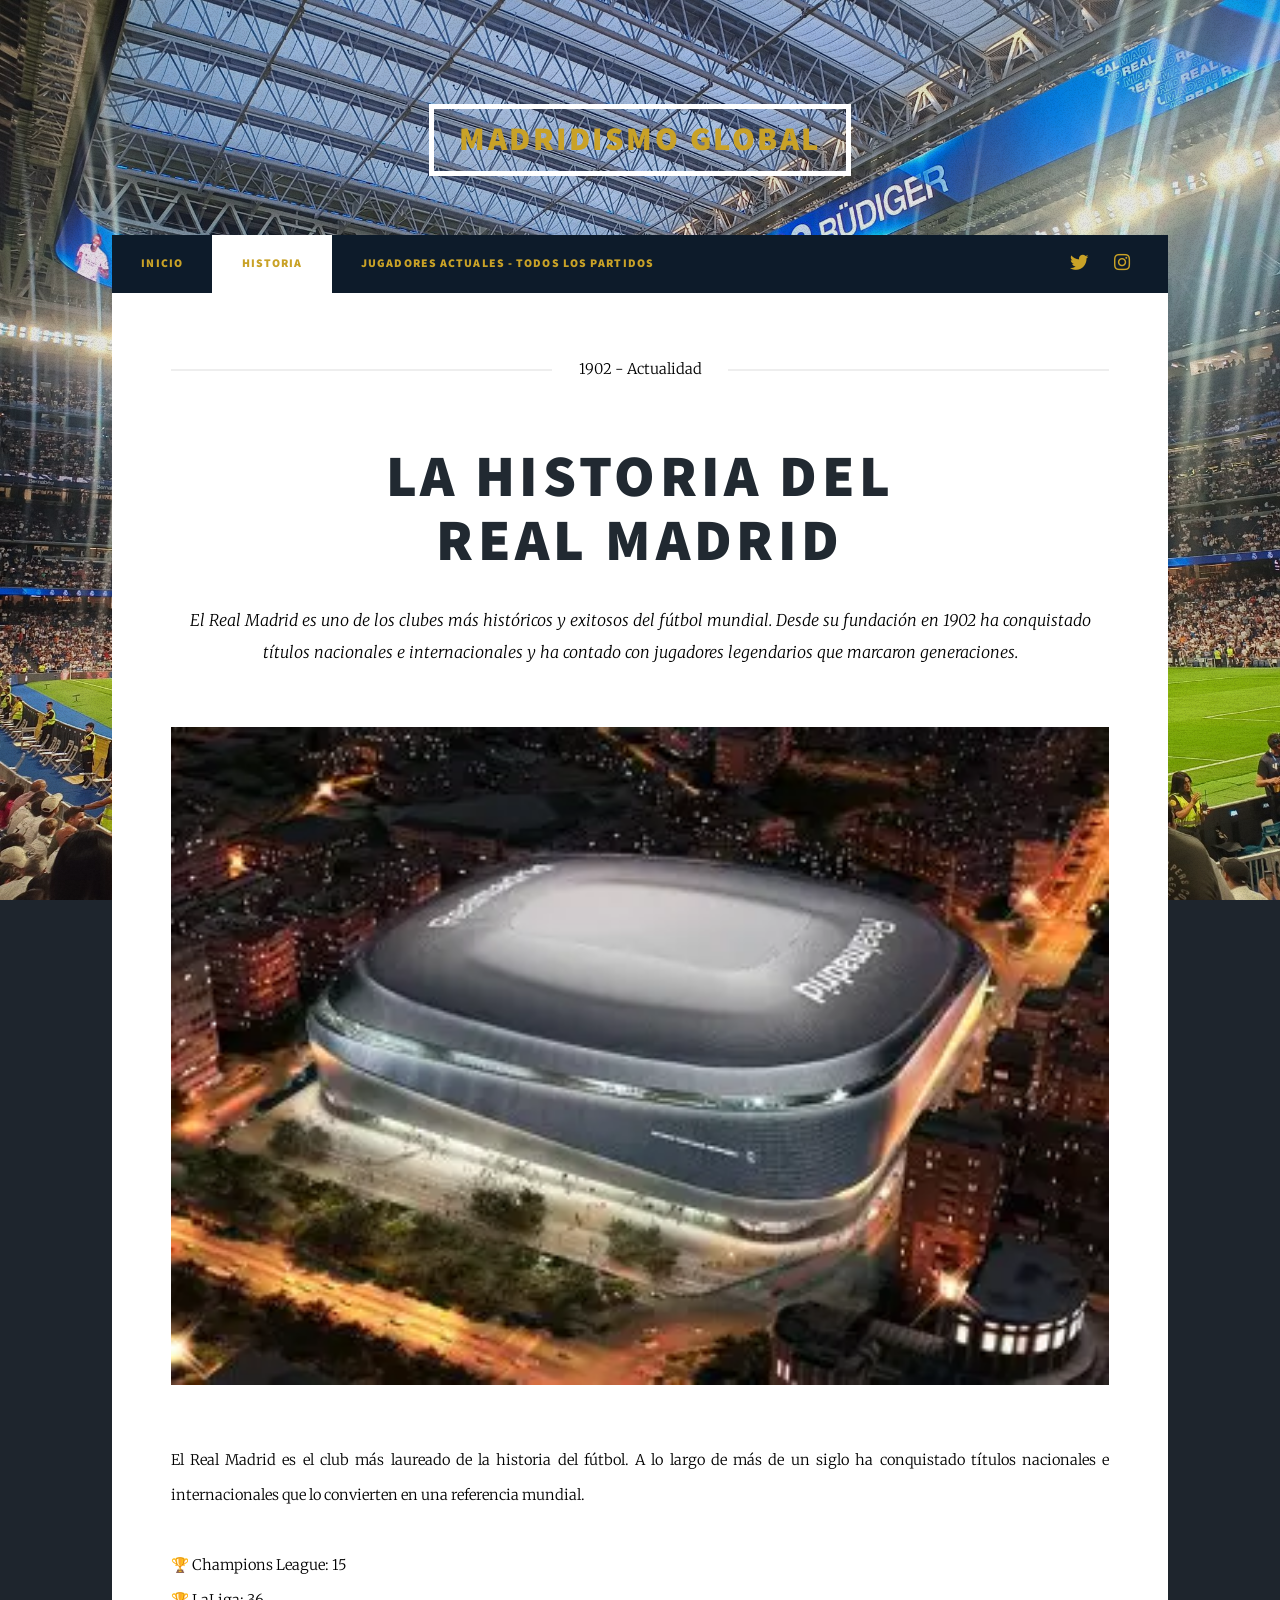
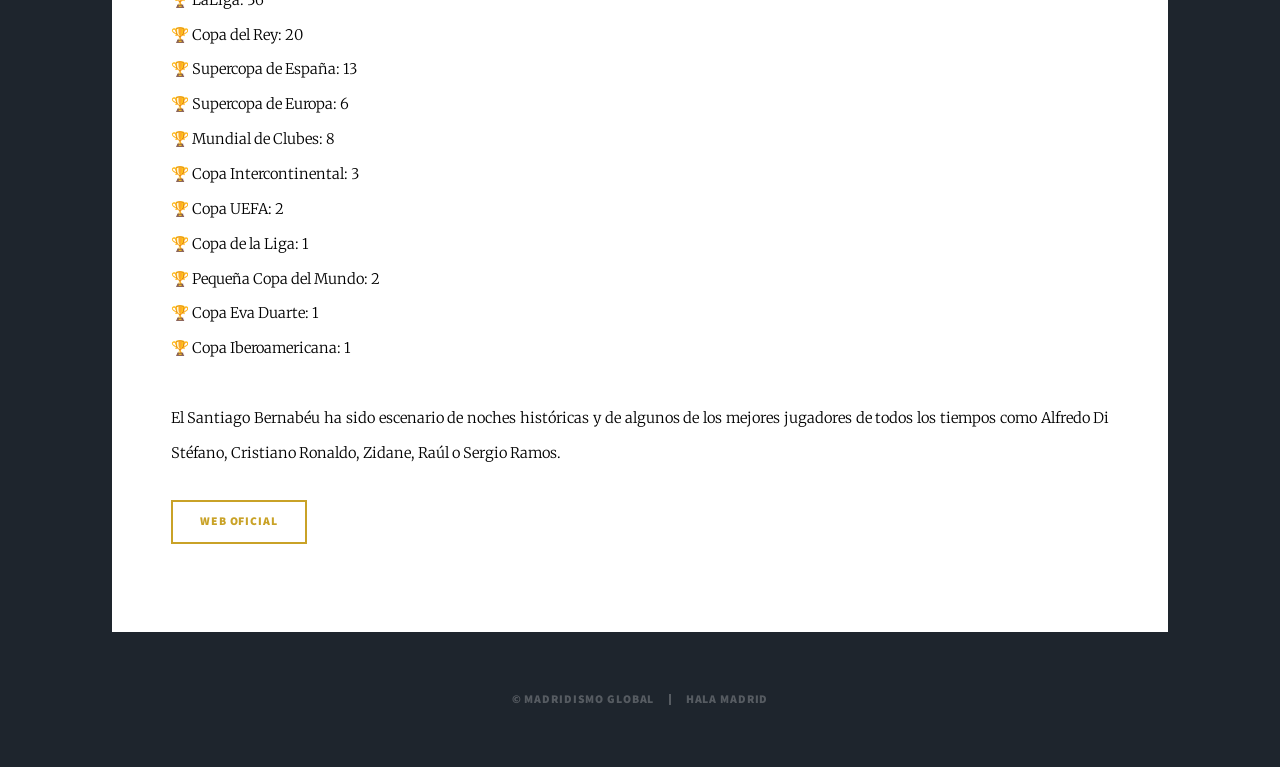
<file: html5up-massively/generic.html>
<!DOCTYPE HTML>
<!--
	Massively by HTML5 UP
	html5up.net | @ajlkn
	Free for personal and commercial use under the CCA 3.0 license (html5up.net/license)
-->
<html>
	<head>
		<title>Historia del Real Madrid</title>
		<meta charset="utf-8" />
		<meta name="viewport" content="width=device-width, initial-scale=1, user-scalable=no" />
		<link rel="stylesheet" href="assets/css/main.css" />
		<noscript><link rel="stylesheet" href="assets/css/noscript.css" /></noscript>
	</head>
	<body class="is-preload">

		<!-- Wrapper -->
			<div id="wrapper">

				<!-- Header -->
					<header id="header">
						<a href="index.html" class="logo">Madridismo Global</a>
					</header>

				<!-- Nav -->
					<nav id="nav">
						<ul class="links">
							<li><a href="index.html">Inicio</a></li>
							<li class="active"><a href="generic.html">Historia</a></li>
							<li><a href="elements.html">Jugadores Actuales - Todos los partidos</a></li>
						</ul>
						<ul class="icons">
							<li><a href="#" class="icon brands fa-twitter"><span class="label">Twitter</span></a></li>
							
							<li><a href="#" class="icon brands fa-instagram"><span class="label">Instagram</span></a></li>
							
						</ul>
					</nav>

				<!-- Main -->
					<div id="main">

						<!-- Post -->
							<section class="post">
								<header class="major">
									<span class="date">1902 - Actualidad</span>
									<h1>La historia del<br />
									Real Madrid</h1>
									<p>El Real Madrid es uno de los clubes más históricos y exitosos del fútbol mundial.
									Desde su fundación en 1902 ha conquistado títulos nacionales e internacionales y ha contado con jugadores legendarios que marcaron generaciones.</p>
								</header>
								<div class="image main"><img src="images/pic03.jpg" alt="" /></div>
								<p><p>
El Real Madrid es el club más laureado de la historia del fútbol. 
A lo largo de más de un siglo ha conquistado títulos nacionales e internacionales 
que lo convierten en una referencia mundial.

<br><br>

🏆 Champions League: 15 <br>
🏆 LaLiga: 36 <br>
🏆 Copa del Rey: 20 <br>
🏆 Supercopa de España: 13 <br>
🏆 Supercopa de Europa: 6 <br>
🏆 Mundial de Clubes: 8 <br>
🏆 Copa Intercontinental: 3 <br>
🏆 Copa UEFA: 2 <br>
🏆 Copa de la Liga: 1 <br>
🏆 Pequeña Copa del Mundo: 2 <br>
🏆 Copa Eva Duarte: 1 <br>
🏆 Copa Iberoamericana: 1

<br><br>

El Santiago Bernabéu ha sido escenario de noches históricas y de algunos de los mejores jugadores de todos los tiempos como Alfredo Di Stéfano, Cristiano Ronaldo, Zidane, Raúl o Sergio Ramos.
</p>
								<p></p>
								<ul class="actions">
<li><a href="https://www.realmadrid.com" class="button" target="_blank">Web Oficial</a></li>
</ul>
							</section>

					</div>

				

				<!-- Copyright -->
					<div id="copyright">
						<ul><li>&copy; Madridismo Global</li><li>Hala Madrid <a href="https://html5up.net"></a></li></ul>
					</div>

			</div>

		<!-- Scripts -->
			<script src="assets/js/jquery.min.js"></script>
			<script src="assets/js/jquery.scrollex.min.js"></script>
			<script src="assets/js/jquery.scrolly.min.js"></script>
			<script src="assets/js/browser.min.js"></script>
			<script src="assets/js/breakpoints.min.js"></script>
			<script src="assets/js/util.js"></script>
			<script src="assets/js/main.js"></script>

	</body>
</html>
</file>
<file: html5up-massively/assets/css/main.css>
@import url(fontawesome-all.min.css);
@import url("https://fonts.googleapis.com/css?family=Merriweather:300,700,300italic,700italic|Source+Sans+Pro:900");

/*
	Massively by HTML5 UP
	html5up.net | @ajlkn
	Free for personal and commercial use under the CCA 3.0 license (html5up.net/license)
*/

html, body, div, span, applet, object,
iframe, h1, h2, h3, h4, h5, h6, p, blockquote,
pre, a, abbr, acronym, address, big, cite,
code, del, dfn, em, img, ins, kbd, q, s, samp,
small, strike, strong, sub, sup, tt, var, b,
u, i, center, dl, dt, dd, ol, ul, li, fieldset,
form, label, legend, table, caption, tbody,
tfoot, thead, tr, th, td, article, aside,
canvas, details, embed, figure, figcaption,
footer, header, hgroup, menu, nav, output, ruby,
section, summary, time, mark, audio, video {
	margin: 0;
	padding: 0;
	border: 0;
	font-size: 100%;
	font: inherit;
	vertical-align: baseline;}

article, aside, details, figcaption, figure,
footer, header, hgroup, menu, nav, section {
	display: block;}

body {
	line-height: 1;
}

ol, ul {
	list-style: none;
}

blockquote, q {
	quotes: none;
}

	blockquote:before, blockquote:after, q:before, q:after {
		content: '';
		content: none;
	}

table {
	border-collapse: collapse;
	border-spacing: 0;
}

body {
	-webkit-text-size-adjust: none;
}

mark {
	background-color: transparent;
	color: inherit;
}

input::-moz-focus-inner {
	border: 0;
	padding: 0;
}

input, select, textarea {
	-moz-appearance: none;
	-webkit-appearance: none;
	-ms-appearance: none;
	appearance: none;
}

/* Basic */

	@-ms-viewport {
		width: device-width;
	}

	body {
		-ms-overflow-style: scrollbar;
	}

	@media screen and (max-width: 480px) {

		html, body {
			min-width: 320px;
		}

	}

	html {
		box-sizing: border-box;
	}

	*, *:before, *:after {
		box-sizing: inherit;
	}

	body {
		background-color: #1e252d;
	}

		body.is-preload *, body.is-preload *:before, body.is-preload *:after {
			-moz-animation: none !important;
			-webkit-animation: none !important;
			-ms-animation: none !important;
			animation: none !important;
			-moz-transition: none !important;
			-webkit-transition: none !important;
			-ms-transition: none !important;
			transition: none !important;
		}

/* Type */

	html {
		font-size: 16pt;
	}

		@media screen and (max-width: 1680px) {

			html {
				font-size: 12pt;
			}

		}

		@media screen and (max-width: 1280px) {

			html {
				font-size: 11pt;
			}

		}

		@media screen and (max-width: 360px) {

			html {
				font-size: 10pt;
			}

		}

	body {
		color: #000000;
	}

	body, input, select, textarea {
		font-family: "Merriweather", Georgia, serif;
		font-weight: 300;
		font-size: 1rem;
		line-height: 2.375;
	}

	a {
		-moz-transition: color 0.2s ease-in-out, background-color 0.2s ease-in-out, border-color 0.2s ease-in-out, box-shadow 0.2s ease-in-out;
		-webkit-transition: color 0.2s ease-in-out, background-color 0.2s ease-in-out, border-color 0.2s ease-in-out, box-shadow 0.2s ease-in-out;
		-ms-transition: color 0.2s ease-in-out, background-color 0.2s ease-in-out, border-color 0.2s ease-in-out, box-shadow 0.2s ease-in-out;
		transition: color 0.2s ease-in-out, background-color 0.2s ease-in-out, border-color 0.2s ease-in-out, box-shadow 0.2s ease-in-out;
		border-bottom: dotted 1px;
		text-decoration: none;
	}

		a:hover {
			border-bottom-color: transparent;
		}

	strong, b {
		font-weight: 600;
	}

	em, i {
		font-style: italic;
	}

	p {
		text-align: justify;
		margin: 0 0 2rem 0;
	}

	h1, h2, h3, h4, h5, h6 {
		font-family: "Source Sans Pro", Helvetica, sans-serif;
		font-weight: 900;
		line-height: 1.5;
		letter-spacing: 0.075em;
		text-transform: uppercase;
		margin: 0 0 1rem 0;
	}

		h1 a, h2 a, h3 a, h4 a, h5 a, h6 a {
			border-bottom: 0;
			color: inherit;
			text-decoration: none;
		}

	h1 {
		font-size: 4rem;
		line-height: 1.1;
		margin: 0 0 2rem 0;
	}

	h2 {
		font-size: 1.75rem;
		line-height: 1.3;
		margin: 0 0 1.5rem 0;
	}

	h3 {
		font-size: 1.25rem;
		margin: 0 0 1.5rem 0;
	}

	h4 {
		font-size: 1rem;
	}

	h5 {
		font-size: 0.9rem;
	}

	h6 {
		font-size: 0.8rem;
	}

	sub {
		font-size: 0.8rem;
		position: relative;
		top: 0.5rem;
	}

	sup {
		font-size: 0.8rem;
		position: relative;
		top: -0.5rem;
	}

	blockquote {
		border-left: solid 4px;
		font-style: italic;
		margin: 0 0 2rem 0;
		padding: 0.5rem 0 0.5rem 2rem;
	}

	code {
		border: solid 2px;
		font-family: "Courier New", monospace;
		font-size: 0.9rem;
		margin: 0 0.25rem;
		padding: 0.25rem 0.65rem;
	}

	pre {
		-webkit-overflow-scrolling: touch;
		font-family: "Courier New", monospace;
		font-size: 0.9rem;
		margin: 0 0 2rem 0;
	}

		pre code {
			display: block;
			line-height: 1.75;
			padding: 1rem 1.5rem;
			overflow-x: auto;
		}

	hr {
		border: 0;
		border-bottom: solid 2px;
		margin: 3rem 0;
	}

		hr.major {
			margin: 5rem 0;
		}

	.align-left {
		text-align: left;
	}

	.align-center {
		text-align: center;
	}

	.align-right {
		text-align: right;
	}

	input, select, textarea {
		color: #212931;
	}

	a {
		color: #212931;
		border-bottom-color: rgba(33, 41, 49, 0.5);
	}

		a:hover {
			border-bottom-color: transparent;
			color: #d4af37 !important;
		}

	strong, b {
		color: #212931;
	}

	h1, h2, h3, h4, h5, h6 {
		color: #212931;
	}

	blockquote {
		border-left-color: #eeeeee;
	}

	code {
		background: rgba(220, 220, 220, 0.25);
		border-color: #eeeeee;
	}

	hr {
		border-bottom-color: #eeeeee;
	}

/* Row */

	.row {
		display: flex;
		flex-wrap: wrap;
		box-sizing: border-box;
		align-items: stretch;
	}

		.row > * {
			box-sizing: border-box;
		}

		.row.gtr-uniform > * > :last-child {
			margin-bottom: 0;
		}

		.row.aln-left {
			justify-content: flex-start;
		}

		.row.aln-center {
			justify-content: center;
		}

		.row.aln-right {
			justify-content: flex-end;
		}

		.row.aln-top {
			align-items: flex-start;
		}

		.row.aln-middle {
			align-items: center;
		}

		.row.aln-bottom {
			align-items: flex-end;
		}

		.row > .imp {
			order: -1;
		}

		.row > .col-1 {
			width: 8.33333%;
		}

		.row > .off-1 {
			margin-left: 8.33333%;
		}

		.row > .col-2 {
			width: 16.66667%;
		}

		.row > .off-2 {
			margin-left: 16.66667%;
		}

		.row > .col-3 {
			width: 25%;
		}

		.row > .off-3 {
			margin-left: 25%;
		}

		.row > .col-4 {
			width: 33.33333%;
		}

		.row > .off-4 {
			margin-left: 33.33333%;
		}

		.row > .col-5 {
			width: 41.66667%;
		}

		.row > .off-5 {
			margin-left: 41.66667%;
		}

		.row > .col-6 {
			width: 50%;
		}

		.row > .off-6 {
			margin-left: 50%;
		}

		.row > .col-7 {
			width: 58.33333%;
		}

		.row > .off-7 {
			margin-left: 58.33333%;
		}

		.row > .col-8 {
			width: 66.66667%;
		}

		.row > .off-8 {
			margin-left: 66.66667%;
		}

		.row > .col-9 {
			width: 75%;
		}

		.row > .off-9 {
			margin-left: 75%;
		}

		.row > .col-10 {
			width: 83.33333%;
		}

		.row > .off-10 {
			margin-left: 83.33333%;
		}

		.row > .col-11 {
			width: 91.66667%;
		}

		.row > .off-11 {
			margin-left: 91.66667%;
		}

		.row > .col-12 {
			width: 100%;
		}

		.row > .off-12 {
			margin-left: 100%;
		}

		.row.gtr-0 {
			margin-top: 0;
			margin-left: 0rem;
		}

			.row.gtr-0 > * {
				padding: 0 0 0 0rem;
			}

			.row.gtr-0.gtr-uniform {
				margin-top: 0rem;
			}

				.row.gtr-0.gtr-uniform > * {
					padding-top: 0rem;
				}

		.row.gtr-25 {
			margin-top: 0;
			margin-left: -0.375rem;
		}

			.row.gtr-25 > * {
				padding: 0 0 0 0.375rem;
			}

			.row.gtr-25.gtr-uniform {
				margin-top: -0.375rem;
			}

				.row.gtr-25.gtr-uniform > * {
					padding-top: 0.375rem;
				}

		.row.gtr-50 {
			margin-top: 0;
			margin-left: -0.75rem;
		}

			.row.gtr-50 > * {
				padding: 0 0 0 0.75rem;
			}

			.row.gtr-50.gtr-uniform {
				margin-top: -0.75rem;
			}

				.row.gtr-50.gtr-uniform > * {
					padding-top: 0.75rem;
				}

		.row {
			margin-top: 0;
			margin-left: -1.5rem;
		}

			.row > * {
				padding: 0 0 0 1.5rem;
			}

			.row.gtr-uniform {
				margin-top: -1.5rem;
			}

				.row.gtr-uniform > * {
					padding-top: 1.5rem;
				}

		.row.gtr-150 {
			margin-top: 0;
			margin-left: -2.25rem;
		}

			.row.gtr-150 > * {
				padding: 0 0 0 2.25rem;
			}

			.row.gtr-150.gtr-uniform {
				margin-top: -2.25rem;
			}

				.row.gtr-150.gtr-uniform > * {
					padding-top: 2.25rem;
				}

		.row.gtr-200 {
			margin-top: 0;
			margin-left: -3rem;
		}

			.row.gtr-200 > * {
				padding: 0 0 0 3rem;
			}

			.row.gtr-200.gtr-uniform {
				margin-top: -3rem;
			}

				.row.gtr-200.gtr-uniform > * {
					padding-top: 3rem;
				}

		@media screen and (max-width: 1680px) {

			.row {
				display: flex;
				flex-wrap: wrap;
				box-sizing: border-box;
				align-items: stretch;
			}

				.row > * {
					box-sizing: border-box;
				}

				.row.gtr-uniform > * > :last-child {
					margin-bottom: 0;
				}

				.row.aln-left {
					justify-content: flex-start;
				}

				.row.aln-center {
					justify-content: center;
				}

				.row.aln-right {
					justify-content: flex-end;
				}

				.row.aln-top {
					align-items: flex-start;
				}

				.row.aln-middle {
					align-items: center;
				}

				.row.aln-bottom {
					align-items: flex-end;
				}

				.row > .imp-xlarge {
					order: -1;
				}

				.row > .col-1-xlarge {
					width: 8.33333%;
				}

				.row > .off-1-xlarge {
					margin-left: 8.33333%;
				}

				.row > .col-2-xlarge {
					width: 16.66667%;
				}

				.row > .off-2-xlarge {
					margin-left: 16.66667%;
				}

				.row > .col-3-xlarge {
					width: 25%;
				}

				.row > .off-3-xlarge {
					margin-left: 25%;
				}

				.row > .col-4-xlarge {
					width: 33.33333%;
				}

				.row > .off-4-xlarge {
					margin-left: 33.33333%;
				}

				.row > .col-5-xlarge {
					width: 41.66667%;
				}

				.row > .off-5-xlarge {
					margin-left: 41.66667%;
				}

				.row > .col-6-xlarge {
					width: 50%;
				}

				.row > .off-6-xlarge {
					margin-left: 50%;
				}

				.row > .col-7-xlarge {
					width: 58.33333%;
				}

				.row > .off-7-xlarge {
					margin-left: 58.33333%;
				}

				.row > .col-8-xlarge {
					width: 66.66667%;
				}

				.row > .off-8-xlarge {
					margin-left: 66.66667%;
				}

				.row > .col-9-xlarge {
					width: 75%;
				}

				.row > .off-9-xlarge {
					margin-left: 75%;
				}

				.row > .col-10-xlarge {
					width: 83.33333%;
				}

				.row > .off-10-xlarge {
					margin-left: 83.33333%;
				}

				.row > .col-11-xlarge {
					width: 91.66667%;
				}

				.row > .off-11-xlarge {
					margin-left: 91.66667%;
				}

				.row > .col-12-xlarge {
					width: 100%;
				}

				.row > .off-12-xlarge {
					margin-left: 100%;
				}

				.row.gtr-0 {
					margin-top: 0;
					margin-left: 0rem;
				}

					.row.gtr-0 > * {
						padding: 0 0 0 0rem;
					}

					.row.gtr-0.gtr-uniform {
						margin-top: 0rem;
					}

						.row.gtr-0.gtr-uniform > * {
							padding-top: 0rem;
						}

				.row.gtr-25 {
					margin-top: 0;
					margin-left: -0.375rem;
				}

					.row.gtr-25 > * {
						padding: 0 0 0 0.375rem;
					}

					.row.gtr-25.gtr-uniform {
						margin-top: -0.375rem;
					}

						.row.gtr-25.gtr-uniform > * {
							padding-top: 0.375rem;
						}

				.row.gtr-50 {
					margin-top: 0;
					margin-left: -0.75rem;
				}

					.row.gtr-50 > * {
						padding: 0 0 0 0.75rem;
					}

					.row.gtr-50.gtr-uniform {
						margin-top: -0.75rem;
					}

						.row.gtr-50.gtr-uniform > * {
							padding-top: 0.75rem;
						}

				.row {
					margin-top: 0;
					margin-left: -1.5rem;
				}

					.row > * {
						padding: 0 0 0 1.5rem;
					}

					.row.gtr-uniform {
						margin-top: -1.5rem;
					}

						.row.gtr-uniform > * {
							padding-top: 1.5rem;
						}

				.row.gtr-150 {
					margin-top: 0;
					margin-left: -2.25rem;
				}

					.row.gtr-150 > * {
						padding: 0 0 0 2.25rem;
					}

					.row.gtr-150.gtr-uniform {
						margin-top: -2.25rem;
					}

						.row.gtr-150.gtr-uniform > * {
							padding-top: 2.25rem;
						}

				.row.gtr-200 {
					margin-top: 0;
					margin-left: -3rem;
				}

					.row.gtr-200 > * {
						padding: 0 0 0 3rem;
					}

					.row.gtr-200.gtr-uniform {
						margin-top: -3rem;
					}

						.row.gtr-200.gtr-uniform > * {
							padding-top: 3rem;
						}

		}

		@media screen and (max-width: 1280px) {

			.row {
				display: flex;
				flex-wrap: wrap;
				box-sizing: border-box;
				align-items: stretch;
			}

				.row > * {
					box-sizing: border-box;
				}

				.row.gtr-uniform > * > :last-child {
					margin-bottom: 0;
				}

				.row.aln-left {
					justify-content: flex-start;
				}

				.row.aln-center {
					justify-content: center;
				}

				.row.aln-right {
					justify-content: flex-end;
				}

				.row.aln-top {
					align-items: flex-start;
				}

				.row.aln-middle {
					align-items: center;
				}

				.row.aln-bottom {
					align-items: flex-end;
				}

				.row > .imp-large {
					order: -1;
				}

				.row > .col-1-large {
					width: 8.33333%;
				}

				.row > .off-1-large {
					margin-left: 8.33333%;
				}

				.row > .col-2-large {
					width: 16.66667%;
				}

				.row > .off-2-large {
					margin-left: 16.66667%;
				}

				.row > .col-3-large {
					width: 25%;
				}

				.row > .off-3-large {
					margin-left: 25%;
				}

				.row > .col-4-large {
					width: 33.33333%;
				}

				.row > .off-4-large {
					margin-left: 33.33333%;
				}

				.row > .col-5-large {
					width: 41.66667%;
				}

				.row > .off-5-large {
					margin-left: 41.66667%;
				}

				.row > .col-6-large {
					width: 50%;
				}

				.row > .off-6-large {
					margin-left: 50%;
				}

				.row > .col-7-large {
					width: 58.33333%;
				}

				.row > .off-7-large {
					margin-left: 58.33333%;
				}

				.row > .col-8-large {
					width: 66.66667%;
				}

				.row > .off-8-large {
					margin-left: 66.66667%;
				}

				.row > .col-9-large {
					width: 75%;
				}

				.row > .off-9-large {
					margin-left: 75%;
				}

				.row > .col-10-large {
					width: 83.33333%;
				}

				.row > .off-10-large {
					margin-left: 83.33333%;
				}

				.row > .col-11-large {
					width: 91.66667%;
				}

				.row > .off-11-large {
					margin-left: 91.66667%;
				}

				.row > .col-12-large {
					width: 100%;
				}

				.row > .off-12-large {
					margin-left: 100%;
				}

				.row.gtr-0 {
					margin-top: 0;
					margin-left: 0rem;
				}

					.row.gtr-0 > * {
						padding: 0 0 0 0rem;
					}

					.row.gtr-0.gtr-uniform {
						margin-top: 0rem;
					}

						.row.gtr-0.gtr-uniform > * {
							padding-top: 0rem;
						}

				.row.gtr-25 {
					margin-top: 0;
					margin-left: -0.375rem;
				}

					.row.gtr-25 > * {
						padding: 0 0 0 0.375rem;
					}

					.row.gtr-25.gtr-uniform {
						margin-top: -0.375rem;
					}

						.row.gtr-25.gtr-uniform > * {
							padding-top: 0.375rem;
						}

				.row.gtr-50 {
					margin-top: 0;
					margin-left: -0.75rem;
				}

					.row.gtr-50 > * {
						padding: 0 0 0 0.75rem;
					}

					.row.gtr-50.gtr-uniform {
						margin-top: -0.75rem;
					}

						.row.gtr-50.gtr-uniform > * {
							padding-top: 0.75rem;
						}

				.row {
					margin-top: 0;
					margin-left: -1.5rem;
				}

					.row > * {
						padding: 0 0 0 1.5rem;
					}

					.row.gtr-uniform {
						margin-top: -1.5rem;
					}

						.row.gtr-uniform > * {
							padding-top: 1.5rem;
						}

				.row.gtr-150 {
					margin-top: 0;
					margin-left: -2.25rem;
				}

					.row.gtr-150 > * {
						padding: 0 0 0 2.25rem;
					}

					.row.gtr-150.gtr-uniform {
						margin-top: -2.25rem;
					}

						.row.gtr-150.gtr-uniform > * {
							padding-top: 2.25rem;
						}

				.row.gtr-200 {
					margin-top: 0;
					margin-left: -3rem;
				}

					.row.gtr-200 > * {
						padding: 0 0 0 3rem;
					}

					.row.gtr-200.gtr-uniform {
						margin-top: -3rem;
					}

						.row.gtr-200.gtr-uniform > * {
							padding-top: 3rem;
						}

		}

		@media screen and (max-width: 980px) {

			.row {
				display: flex;
				flex-wrap: wrap;
				box-sizing: border-box;
				align-items: stretch;
			}

				.row > * {
					box-sizing: border-box;
				}

				.row.gtr-uniform > * > :last-child {
					margin-bottom: 0;
				}

				.row.aln-left {
					justify-content: flex-start;
				}

				.row.aln-center {
					justify-content: center;
				}

				.row.aln-right {
					justify-content: flex-end;
				}

				.row.aln-top {
					align-items: flex-start;
				}

				.row.aln-middle {
					align-items: center;
				}

				.row.aln-bottom {
					align-items: flex-end;
				}

				.row > .imp-medium {
					order: -1;
				}

				.row > .col-1-medium {
					width: 8.33333%;
				}

				.row > .off-1-medium {
					margin-left: 8.33333%;
				}

				.row > .col-2-medium {
					width: 16.66667%;
				}

				.row > .off-2-medium {
					margin-left: 16.66667%;
				}

				.row > .col-3-medium {
					width: 25%;
				}

				.row > .off-3-medium {
					margin-left: 25%;
				}

				.row > .col-4-medium {
					width: 33.33333%;
				}

				.row > .off-4-medium {
					margin-left: 33.33333%;
				}

				.row > .col-5-medium {
					width: 41.66667%;
				}

				.row > .off-5-medium {
					margin-left: 41.66667%;
				}

				.row > .col-6-medium {
					width: 50%;
				}

				.row > .off-6-medium {
					margin-left: 50%;
				}

				.row > .col-7-medium {
					width: 58.33333%;
				}

				.row > .off-7-medium {
					margin-left: 58.33333%;
				}

				.row > .col-8-medium {
					width: 66.66667%;
				}

				.row > .off-8-medium {
					margin-left: 66.66667%;
				}

				.row > .col-9-medium {
					width: 75%;
				}

				.row > .off-9-medium {
					margin-left: 75%;
				}

				.row > .col-10-medium {
					width: 83.33333%;
				}

				.row > .off-10-medium {
					margin-left: 83.33333%;
				}

				.row > .col-11-medium {
					width: 91.66667%;
				}

				.row > .off-11-medium {
					margin-left: 91.66667%;
				}

				.row > .col-12-medium {
					width: 100%;
				}

				.row > .off-12-medium {
					margin-left: 100%;
				}

				.row.gtr-0 {
					margin-top: 0;
					margin-left: 0rem;
				}

					.row.gtr-0 > * {
						padding: 0 0 0 0rem;
					}

					.row.gtr-0.gtr-uniform {
						margin-top: 0rem;
					}

						.row.gtr-0.gtr-uniform > * {
							padding-top: 0rem;
						}

				.row.gtr-25 {
					margin-top: 0;
					margin-left: -0.375rem;
				}

					.row.gtr-25 > * {
						padding: 0 0 0 0.375rem;
					}

					.row.gtr-25.gtr-uniform {
						margin-top: -0.375rem;
					}

						.row.gtr-25.gtr-uniform > * {
							padding-top: 0.375rem;
						}

				.row.gtr-50 {
					margin-top: 0;
					margin-left: -0.75rem;
				}

					.row.gtr-50 > * {
						padding: 0 0 0 0.75rem;
					}

					.row.gtr-50.gtr-uniform {
						margin-top: -0.75rem;
					}

						.row.gtr-50.gtr-uniform > * {
							padding-top: 0.75rem;
						}

				.row {
					margin-top: 0;
					margin-left: -1.5rem;
				}

					.row > * {
						padding: 0 0 0 1.5rem;
					}

					.row.gtr-uniform {
						margin-top: -1.5rem;
					}

						.row.gtr-uniform > * {
							padding-top: 1.5rem;
						}

				.row.gtr-150 {
					margin-top: 0;
					margin-left: -2.25rem;
				}

					.row.gtr-150 > * {
						padding: 0 0 0 2.25rem;
					}

					.row.gtr-150.gtr-uniform {
						margin-top: -2.25rem;
					}

						.row.gtr-150.gtr-uniform > * {
							padding-top: 2.25rem;
						}

				.row.gtr-200 {
					margin-top: 0;
					margin-left: -3rem;
				}

					.row.gtr-200 > * {
						padding: 0 0 0 3rem;
					}

					.row.gtr-200.gtr-uniform {
						margin-top: -3rem;
					}

						.row.gtr-200.gtr-uniform > * {
							padding-top: 3rem;
						}

		}

		@media screen and (max-width: 736px) {

			.row {
				display: flex;
				flex-wrap: wrap;
				box-sizing: border-box;
				align-items: stretch;
			}

				.row > * {
					box-sizing: border-box;
				}

				.row.gtr-uniform > * > :last-child {
					margin-bottom: 0;
				}

				.row.aln-left {
					justify-content: flex-start;
				}

				.row.aln-center {
					justify-content: center;
				}

				.row.aln-right {
					justify-content: flex-end;
				}

				.row.aln-top {
					align-items: flex-start;
				}

				.row.aln-middle {
					align-items: center;
				}

				.row.aln-bottom {
					align-items: flex-end;
				}

				.row > .imp-small {
					order: -1;
				}

				.row > .col-1-small {
					width: 8.33333%;
				}

				.row > .off-1-small {
					margin-left: 8.33333%;
				}

				.row > .col-2-small {
					width: 16.66667%;
				}

				.row > .off-2-small {
					margin-left: 16.66667%;
				}

				.row > .col-3-small {
					width: 25%;
				}

				.row > .off-3-small {
					margin-left: 25%;
				}

				.row > .col-4-small {
					width: 33.33333%;
				}

				.row > .off-4-small {
					margin-left: 33.33333%;
				}

				.row > .col-5-small {
					width: 41.66667%;
				}

				.row > .off-5-small {
					margin-left: 41.66667%;
				}

				.row > .col-6-small {
					width: 50%;
				}

				.row > .off-6-small {
					margin-left: 50%;
				}

				.row > .col-7-small {
					width: 58.33333%;
				}

				.row > .off-7-small {
					margin-left: 58.33333%;
				}

				.row > .col-8-small {
					width: 66.66667%;
				}

				.row > .off-8-small {
					margin-left: 66.66667%;
				}

				.row > .col-9-small {
					width: 75%;
				}

				.row > .off-9-small {
					margin-left: 75%;
				}

				.row > .col-10-small {
					width: 83.33333%;
				}

				.row > .off-10-small {
					margin-left: 83.33333%;
				}

				.row > .col-11-small {
					width: 91.66667%;
				}

				.row > .off-11-small {
					margin-left: 91.66667%;
				}

				.row > .col-12-small {
					width: 100%;
				}

				.row > .off-12-small {
					margin-left: 100%;
				}

				.row.gtr-0 {
					margin-top: 0;
					margin-left: 0rem;
				}

					.row.gtr-0 > * {
						padding: 0 0 0 0rem;
					}

					.row.gtr-0.gtr-uniform {
						margin-top: 0rem;
					}

						.row.gtr-0.gtr-uniform > * {
							padding-top: 0rem;
						}

				.row.gtr-25 {
					margin-top: 0;
					margin-left: -0.375rem;
				}

					.row.gtr-25 > * {
						padding: 0 0 0 0.375rem;
					}

					.row.gtr-25.gtr-uniform {
						margin-top: -0.375rem;
					}

						.row.gtr-25.gtr-uniform > * {
							padding-top: 0.375rem;
						}

				.row.gtr-50 {
					margin-top: 0;
					margin-left: -0.75rem;
				}

					.row.gtr-50 > * {
						padding: 0 0 0 0.75rem;
					}

					.row.gtr-50.gtr-uniform {
						margin-top: -0.75rem;
					}

						.row.gtr-50.gtr-uniform > * {
							padding-top: 0.75rem;
						}

				.row {
					margin-top: 0;
					margin-left: -1.5rem;
				}

					.row > * {
						padding: 0 0 0 1.5rem;
					}

					.row.gtr-uniform {
						margin-top: -1.5rem;
					}

						.row.gtr-uniform > * {
							padding-top: 1.5rem;
						}

				.row.gtr-150 {
					margin-top: 0;
					margin-left: -2.25rem;
				}

					.row.gtr-150 > * {
						padding: 0 0 0 2.25rem;
					}

					.row.gtr-150.gtr-uniform {
						margin-top: -2.25rem;
					}

						.row.gtr-150.gtr-uniform > * {
							padding-top: 2.25rem;
						}

				.row.gtr-200 {
					margin-top: 0;
					margin-left: -3rem;
				}

					.row.gtr-200 > * {
						padding: 0 0 0 3rem;
					}

					.row.gtr-200.gtr-uniform {
						margin-top: -3rem;
					}

						.row.gtr-200.gtr-uniform > * {
							padding-top: 3rem;
						}

		}

		@media screen and (max-width: 480px) {

			.row {
				display: flex;
				flex-wrap: wrap;
				box-sizing: border-box;
				align-items: stretch;
			}

				.row > * {
					box-sizing: border-box;
				}

				.row.gtr-uniform > * > :last-child {
					margin-bottom: 0;
				}

				.row.aln-left {
					justify-content: flex-start;
				}

				.row.aln-center {
					justify-content: center;
				}

				.row.aln-right {
					justify-content: flex-end;
				}

				.row.aln-top {
					align-items: flex-start;
				}

				.row.aln-middle {
					align-items: center;
				}

				.row.aln-bottom {
					align-items: flex-end;
				}

				.row > .imp-xsmall {
					order: -1;
				}

				.row > .col-1-xsmall {
					width: 8.33333%;
				}

				.row > .off-1-xsmall {
					margin-left: 8.33333%;
				}

				.row > .col-2-xsmall {
					width: 16.66667%;
				}

				.row > .off-2-xsmall {
					margin-left: 16.66667%;
				}

				.row > .col-3-xsmall {
					width: 25%;
				}

				.row > .off-3-xsmall {
					margin-left: 25%;
				}

				.row > .col-4-xsmall {
					width: 33.33333%;
				}

				.row > .off-4-xsmall {
					margin-left: 33.33333%;
				}

				.row > .col-5-xsmall {
					width: 41.66667%;
				}

				.row > .off-5-xsmall {
					margin-left: 41.66667%;
				}

				.row > .col-6-xsmall {
					width: 50%;
				}

				.row > .off-6-xsmall {
					margin-left: 50%;
				}

				.row > .col-7-xsmall {
					width: 58.33333%;
				}

				.row > .off-7-xsmall {
					margin-left: 58.33333%;
				}

				.row > .col-8-xsmall {
					width: 66.66667%;
				}

				.row > .off-8-xsmall {
					margin-left: 66.66667%;
				}

				.row > .col-9-xsmall {
					width: 75%;
				}

				.row > .off-9-xsmall {
					margin-left: 75%;
				}

				.row > .col-10-xsmall {
					width: 83.33333%;
				}

				.row > .off-10-xsmall {
					margin-left: 83.33333%;
				}

				.row > .col-11-xsmall {
					width: 91.66667%;
				}

				.row > .off-11-xsmall {
					margin-left: 91.66667%;
				}

				.row > .col-12-xsmall {
					width: 100%;
				}

				.row > .off-12-xsmall {
					margin-left: 100%;
				}

				.row.gtr-0 {
					margin-top: 0;
					margin-left: 0rem;
				}

					.row.gtr-0 > * {
						padding: 0 0 0 0rem;
					}

					.row.gtr-0.gtr-uniform {
						margin-top: 0rem;
					}

						.row.gtr-0.gtr-uniform > * {
							padding-top: 0rem;
						}

				.row.gtr-25 {
					margin-top: 0;
					margin-left: -0.375rem;
				}

					.row.gtr-25 > * {
						padding: 0 0 0 0.375rem;
					}

					.row.gtr-25.gtr-uniform {
						margin-top: -0.375rem;
					}

						.row.gtr-25.gtr-uniform > * {
							padding-top: 0.375rem;
						}

				.row.gtr-50 {
					margin-top: 0;
					margin-left: -0.75rem;
				}

					.row.gtr-50 > * {
						padding: 0 0 0 0.75rem;
					}

					.row.gtr-50.gtr-uniform {
						margin-top: -0.75rem;
					}

						.row.gtr-50.gtr-uniform > * {
							padding-top: 0.75rem;
						}

				.row {
					margin-top: 0;
					margin-left: -1.5rem;
				}

					.row > * {
						padding: 0 0 0 1.5rem;
					}

					.row.gtr-uniform {
						margin-top: -1.5rem;
					}

						.row.gtr-uniform > * {
							padding-top: 1.5rem;
						}

				.row.gtr-150 {
					margin-top: 0;
					margin-left: -2.25rem;
				}

					.row.gtr-150 > * {
						padding: 0 0 0 2.25rem;
					}

					.row.gtr-150.gtr-uniform {
						margin-top: -2.25rem;
					}

						.row.gtr-150.gtr-uniform > * {
							padding-top: 2.25rem;
						}

				.row.gtr-200 {
					margin-top: 0;
					margin-left: -3rem;
				}

					.row.gtr-200 > * {
						padding: 0 0 0 3rem;
					}

					.row.gtr-200.gtr-uniform {
						margin-top: -3rem;
					}

						.row.gtr-200.gtr-uniform > * {
							padding-top: 3rem;
						}

		}

		@media screen and (max-width: 360px) {

			.row {
				display: flex;
				flex-wrap: wrap;
				box-sizing: border-box;
				align-items: stretch;
			}

				.row > * {
					box-sizing: border-box;
				}

				.row.gtr-uniform > * > :last-child {
					margin-bottom: 0;
				}

				.row.aln-left {
					justify-content: flex-start;
				}

				.row.aln-center {
					justify-content: center;
				}

				.row.aln-right {
					justify-content: flex-end;
				}

				.row.aln-top {
					align-items: flex-start;
				}

				.row.aln-middle {
					align-items: center;
				}

				.row.aln-bottom {
					align-items: flex-end;
				}

				.row > .imp-xxsmall {
					order: -1;
				}

				.row > .col-1-xxsmall {
					width: 8.33333%;
				}

				.row > .off-1-xxsmall {
					margin-left: 8.33333%;
				}

				.row > .col-2-xxsmall {
					width: 16.66667%;
				}

				.row > .off-2-xxsmall {
					margin-left: 16.66667%;
				}

				.row > .col-3-xxsmall {
					width: 25%;
				}

				.row > .off-3-xxsmall {
					margin-left: 25%;
				}

				.row > .col-4-xxsmall {
					width: 33.33333%;
				}

				.row > .off-4-xxsmall {
					margin-left: 33.33333%;
				}

				.row > .col-5-xxsmall {
					width: 41.66667%;
				}

				.row > .off-5-xxsmall {
					margin-left: 41.66667%;
				}

				.row > .col-6-xxsmall {
					width: 50%;
				}

				.row > .off-6-xxsmall {
					margin-left: 50%;
				}

				.row > .col-7-xxsmall {
					width: 58.33333%;
				}

				.row > .off-7-xxsmall {
					margin-left: 58.33333%;
				}

				.row > .col-8-xxsmall {
					width: 66.66667%;
				}

				.row > .off-8-xxsmall {
					margin-left: 66.66667%;
				}

				.row > .col-9-xxsmall {
					width: 75%;
				}

				.row > .off-9-xxsmall {
					margin-left: 75%;
				}

				.row > .col-10-xxsmall {
					width: 83.33333%;
				}

				.row > .off-10-xxsmall {
					margin-left: 83.33333%;
				}

				.row > .col-11-xxsmall {
					width: 91.66667%;
				}

				.row > .off-11-xxsmall {
					margin-left: 91.66667%;
				}

				.row > .col-12-xxsmall {
					width: 100%;
				}

				.row > .off-12-xxsmall {
					margin-left: 100%;
				}

				.row.gtr-0 {
					margin-top: 0;
					margin-left: 0rem;
				}

					.row.gtr-0 > * {
						padding: 0 0 0 0rem;
					}

					.row.gtr-0.gtr-uniform {
						margin-top: 0rem;
					}

						.row.gtr-0.gtr-uniform > * {
							padding-top: 0rem;
						}

				.row.gtr-25 {
					margin-top: 0;
					margin-left: -0.375rem;
				}

					.row.gtr-25 > * {
						padding: 0 0 0 0.375rem;
					}

					.row.gtr-25.gtr-uniform {
						margin-top: -0.375rem;
					}

						.row.gtr-25.gtr-uniform > * {
							padding-top: 0.375rem;
						}

				.row.gtr-50 {
					margin-top: 0;
					margin-left: -0.75rem;
				}

					.row.gtr-50 > * {
						padding: 0 0 0 0.75rem;
					}

					.row.gtr-50.gtr-uniform {
						margin-top: -0.75rem;
					}

						.row.gtr-50.gtr-uniform > * {
							padding-top: 0.75rem;
						}

				.row {
					margin-top: 0;
					margin-left: -1.5rem;
				}

					.row > * {
						padding: 0 0 0 1.5rem;
					}

					.row.gtr-uniform {
						margin-top: -1.5rem;
					}

						.row.gtr-uniform > * {
							padding-top: 1.5rem;
						}

				.row.gtr-150 {
					margin-top: 0;
					margin-left: -2.25rem;
				}

					.row.gtr-150 > * {
						padding: 0 0 0 2.25rem;
					}

					.row.gtr-150.gtr-uniform {
						margin-top: -2.25rem;
					}

						.row.gtr-150.gtr-uniform > * {
							padding-top: 2.25rem;
						}

				.row.gtr-200 {
					margin-top: 0;
					margin-left: -3rem;
				}

					.row.gtr-200 > * {
						padding: 0 0 0 3rem;
					}

					.row.gtr-200.gtr-uniform {
						margin-top: -3rem;
					}

						.row.gtr-200.gtr-uniform > * {
							padding-top: 3rem;
						}

		}

/* Box */

	.box {
		border: solid 2px;
		margin-bottom: 2rem;
		padding: 1.5rem;
	}

		.box > :last-child,
		.box > :last-child > :last-child,
		.box > :last-child > :last-child > :last-child {
			margin-bottom: 0;
		}

		.box.alt {
			border: 0;
			border-radius: 0;
			padding: 0;
		}

	.box {
		border-color: #eeeeee;
	}

/* Button */

	input[type="submit"],
	input[type="reset"],
	input[type="button"],
	button,
	.button {
		-moz-appearance: none;
		-webkit-appearance: none;
		-ms-appearance: none;
		appearance: none;
		-moz-transition: background-color 0.2s ease-in-out, box-shadow 0.2s ease-in-out, color 0.2s ease-in-out;
		-webkit-transition: background-color 0.2s ease-in-out, box-shadow 0.2s ease-in-out, color 0.2s ease-in-out;
		-ms-transition: background-color 0.2s ease-in-out, box-shadow 0.2s ease-in-out, color 0.2s ease-in-out;
		transition: background-color 0.2s ease-in-out, box-shadow 0.2s ease-in-out, color 0.2s ease-in-out;
		border: 0;
		border-radius: 0;
		cursor: pointer;
		display: inline-block;
		font-family: "Source Sans Pro", Helvetica, sans-serif;
		font-size: 0.8rem;
		font-weight: 900;
		letter-spacing: 0.075em;
		height: 3rem;
		line-height: 3rem;
		padding: 0 2rem;
		text-align: center;
		text-decoration: none;
		text-transform: uppercase;
		white-space: nowrap;
	}

		input[type="submit"].icon:before,
		input[type="reset"].icon:before,
		input[type="button"].icon:before,
		button.icon:before,
		.button.icon:before {
			margin-right: 0.5rem;
		}

		input[type="submit"].icon.solo,
		input[type="reset"].icon.solo,
		input[type="button"].icon.solo,
		button.icon.solo,
		.button.icon.solo {
			position: relative;
			width: 4rem;
			height: 4rem;
			line-height: 4rem;
			border-radius: 4rem;
			text-indent: 4rem;
			overflow: hidden;
			padding: 0;
			white-space: nowrap;
		}

			input[type="submit"].icon.solo:before,
			input[type="reset"].icon.solo:before,
			input[type="button"].icon.solo:before,
			button.icon.solo:before,
			.button.icon.solo:before {
				position: absolute;
				display: block;
				top: 0;
				left: 0;
				width: inherit;
				height: inherit;
				line-height: inherit;
				font-size: 1.25rem;
				margin-right: 0;
				text-align: center;
				text-indent: 0;
			}

		input[type="submit"].fit,
		input[type="reset"].fit,
		input[type="button"].fit,
		button.fit,
		.button.fit {
			width: 100%;
		}

		input[type="submit"].small,
		input[type="reset"].small,
		input[type="button"].small,
		button.small,
		.button.small {
			font-size: 0.7rem;
			height: 2.5rem;
			line-height: 2.5rem;
			padding: 0 1.5rem;
		}

		input[type="submit"].large,
		input[type="reset"].large,
		input[type="button"].large,
		button.large,
		.button.large {
			font-size: 0.9rem;
			height: 3.5rem;
			line-height: 3.5rem;
			padding: 0 2.75rem;
		}

		@media screen and (max-width: 980px) {

			input[type="submit"],
			input[type="reset"],
			input[type="button"],
			button,
			.button {
				font-size: 0.9rem;
				height: 3.25rem;
				line-height: 3.25rem;
			}

				input[type="submit"].large,
				input[type="reset"].large,
				input[type="button"].large,
				button.large,
				.button.large {
					font-size: 1rem;
					height: 3.75rem;
					line-height: 3.75rem;
				}

		}

		input[type="submit"].disabled, input[type="submit"]:disabled,
		input[type="reset"].disabled,
		input[type="reset"]:disabled,
		input[type="button"].disabled,
		input[type="button"]:disabled,
		button.disabled,
		button:disabled,
		.button.disabled,
		.button:disabled {
			pointer-events: none;
			opacity: 0.25;
		}

	input[type="submit"],
	input[type="reset"],
	input[type="button"],
	button,
	.button {
		background-color: transparent;
		box-shadow: inset 0 0 0 2px #212931;
		color: #212931 !important;
	}

		input[type="submit"]:hover,
		input[type="reset"]:hover,
		input[type="button"]:hover,
		button:hover,
		.button:hover {
			box-shadow: inset 0 0 0 2px #18bfef;
			color: #18bfef !important;
		}

		input[type="submit"].primary,
		input[type="reset"].primary,
		input[type="button"].primary,
		button.primary,
		.button.primary {
			background-color: #212931;
			box-shadow: none;
			color: #ffffff !important;
		}

			input[type="submit"].primary:hover,
			input[type="reset"].primary:hover,
			input[type="button"].primary:hover,
			button.primary:hover,
			.button.primary:hover {
				background-color: #18bfef;
			}

/* Form */

	form {
		margin: 0 0 2rem 0;
	}

		form > :last-child {
			margin-bottom: 0;
		}

		form > .fields {
			display: -moz-flex;
			display: -webkit-flex;
			display: -ms-flex;
			display: flex;
			-moz-flex-wrap: wrap;
			-webkit-flex-wrap: wrap;
			-ms-flex-wrap: wrap;
			flex-wrap: wrap;
			width: calc(100% + 3rem);
			margin: -1.5rem 0 2rem -1.5rem;
		}

			form > .fields > .field {
				-moz-flex-grow: 0;
				-webkit-flex-grow: 0;
				-ms-flex-grow: 0;
				flex-grow: 0;
				-moz-flex-shrink: 0;
				-webkit-flex-shrink: 0;
				-ms-flex-shrink: 0;
				flex-shrink: 0;
				padding: 1.5rem 0 0 1.5rem;
				width: calc(100% - 1.5rem);
			}

				form > .fields > .field.half {
					width: calc(50% - 0.75rem);
				}

				form > .fields > .field.third {
					width: calc(100%/3 - 0.5rem);
				}

				form > .fields > .field.quarter {
					width: calc(25% - 0.375rem);
				}

		@media screen and (max-width: 480px) {

			form > .fields {
				width: calc(100% + 3rem);
				margin: -1.5rem 0 2rem -1.5rem;
			}

				form > .fields > .field {
					padding: 1.5rem 0 0 1.5rem;
					width: calc(100% - 1.5rem);
				}

					form > .fields > .field.half {
						width: calc(100% - 1.5rem);
					}

					form > .fields > .field.third {
						width: calc(100% - 1.5rem);
					}

					form > .fields > .field.quarter {
						width: calc(100% - 1.5rem);
					}

		}

	label {
		display: block;
		font-family: "Source Sans Pro", Helvetica, sans-serif;
		font-weight: 900;
		line-height: 1.5;
		letter-spacing: 0.075em;
		font-size: 0.8rem;
		text-transform: uppercase;
		margin: 0 0 0.75rem 0;
	}

		@media screen and (max-width: 980px) {

			label {
				font-size: 0.9rem;
			}

		}

	input[type="text"],
	input[type="password"],
	input[type="email"],
	select,
	textarea {
		-moz-appearance: none;
		-webkit-appearance: none;
		-ms-appearance: none;
		appearance: none;
		background: transparent;
		border-radius: 0;
		border: solid 2px;
		color: inherit;
		display: block;
		outline: 0;
		padding: 0 1rem;
		text-decoration: none;
		width: 100%;
	}

		input[type="text"]:invalid,
		input[type="password"]:invalid,
		input[type="email"]:invalid,
		select:invalid,
		textarea:invalid {
			box-shadow: none;
		}

	select {
		background-size: 1.25rem;
		background-repeat: no-repeat;
		background-position: calc(100% - 1rem) center;
		height: 3rem;
		padding-right: 3rem;
		text-overflow: ellipsis;
	}

		select:focus::-ms-value {
			background-color: transparent;
		}

		select::-ms-expand {
			display: none;
		}

	input[type="text"],
	input[type="password"],
	input[type="email"],
	select {
		height: 3rem;
	}

	textarea {
		padding: 0.75rem 1rem;
	}

	input[type="checkbox"],
	input[type="radio"] {
		-moz-appearance: none;
		-webkit-appearance: none;
		-ms-appearance: none;
		appearance: none;
		display: block;
		float: left;
		margin-right: -2rem;
		opacity: 0;
		width: 1rem;
		z-index: -1;
	}

		input[type="checkbox"] + label,
		input[type="radio"] + label {
			text-decoration: none;
			cursor: pointer;
			display: inline-block;
			font-size: 1rem;
			letter-spacing: 0;
			font-family: "Merriweather", Georgia, serif;
			text-transform: none;
			font-weight: 300;
			padding-left: 2.8rem;
			padding-right: 1rem;
			position: relative;
		}

			input[type="checkbox"] + label:before,
			input[type="radio"] + label:before {
				-moz-osx-font-smoothing: grayscale;
				-webkit-font-smoothing: antialiased;
				display: inline-block;
				font-style: normal;
				font-variant: normal;
				text-rendering: auto;
				line-height: 1;
				text-transform: none !important;
				font-family: 'Font Awesome 5 Free';
				font-weight: 900;
			}

			input[type="checkbox"] + label:before,
			input[type="radio"] + label:before {
				border-radius: 0;
				border: solid 2px;
				content: '';
				display: inline-block;
				font-size: 0.8rem;
				height: 1.8rem;
				left: 0;
				line-height: 1.65rem;
				position: absolute;
				text-align: center;
				top: -0.125rem;
				width: 1.8rem;
			}

		input[type="checkbox"]:checked + label:before,
		input[type="radio"]:checked + label:before {
			content: '\f00c';
		}

	input[type="checkbox"] + label:before {
		border-radius: 0;
	}

	input[type="radio"] + label:before {
		border-radius: 100%;
	}

	::-webkit-input-placeholder {
		opacity: 1.0;
	}

	:-moz-placeholder {
		opacity: 1.0;
	}

	::-moz-placeholder {
		opacity: 1.0;
	}

	:-ms-input-placeholder {
		opacity: 1.0;
	}

	label {
		color: #212931;
	}

	input[type="text"],
	input[type="password"],
	input[type="email"],
	select,
	textarea {
		border-color: #eeeeee;
	}

		input[type="text"]:focus,
		input[type="password"]:focus,
		input[type="email"]:focus,
		select:focus,
		textarea:focus {
			border-color: #18bfef;
		}

	select {
		background-image: url("data:image/svg+xml;charset=utf8,%3Csvg xmlns='http://www.w3.org/2000/svg' width='40' height='40' preserveAspectRatio='none' viewBox='0 0 40 40'%3E%3Cpath d='M9.4,12.3l10.4,10.4l10.4-10.4c0.2-0.2,0.5-0.4,0.9-0.4c0.3,0,0.6,0.1,0.9,0.4l3.3,3.3c0.2,0.2,0.4,0.5,0.4,0.9 c0,0.4-0.1,0.6-0.4,0.9L20.7,31.9c-0.2,0.2-0.5,0.4-0.9,0.4c-0.3,0-0.6-0.1-0.9-0.4L4.3,17.3c-0.2-0.2-0.4-0.5-0.4-0.9 c0-0.4,0.1-0.6,0.4-0.9l3.3-3.3c0.2-0.2,0.5-0.4,0.9-0.4S9.1,12.1,9.4,12.3z' fill='%23eeeeee' /%3E%3C/svg%3E");
	}

		select option {
			background-color: #ffffff;
			color: #212931;
		}

	.select-wrapper:before {
		color: #eeeeee;
	}

	input[type="checkbox"] + label,
	input[type="radio"] + label {
		color: #212931;
	}

		input[type="checkbox"] + label:before,
		input[type="radio"] + label:before {
			border-color: #eeeeee;
		}

	input[type="checkbox"]:checked + label:before,
	input[type="radio"]:checked + label:before {
		background-color: #212931;
		border-color: #212931;
		color: #ffffff;
	}

	input[type="checkbox"]:focus + label:before,
	input[type="radio"]:focus + label:before {
		border-color: #18bfef;
	}

	::-webkit-input-placeholder {
		color: #909498 !important;
	}

	:-moz-placeholder {
		color: #909498 !important;
	}

	::-moz-placeholder {
		color: #909498 !important;
	}

	:-ms-input-placeholder {
		color: #909498 !important;
	}

	.formerize-placeholder {
		color: #909498 !important;
	}

/* Icon */

	.icon {
		text-decoration: none;
		border-bottom: none;
		position: relative;
	}

		.icon:before {
			-moz-osx-font-smoothing: grayscale;
			-webkit-font-smoothing: antialiased;
			display: inline-block;
			font-style: normal;
			font-variant: normal;
			text-rendering: auto;
			line-height: 1;
			text-transform: none !important;
			font-family: 'Font Awesome 5 Free';
			font-weight: 400;
		}

		.icon > .label {
			display: none;
		}

		.icon:before {
			line-height: inherit;
		}

		.icon.solid:before {
			font-weight: 900;
		}

		.icon.brands:before {
			font-family: 'Font Awesome 5 Brands';
		}

/* Image */

	.image {
		border: 0;
		display: inline-block;
		position: relative;
	}

		.image img {
			display: block;
		}

		.image.left, .image.right {
			max-width: 40%;
		}

			.image.left img, .image.right img {
				width: 100%;
			}

		.image.left {
			float: left;
			margin: 0 2rem 2rem 0;
			top: 0.75rem;
		}

		.image.right {
			float: right;
			margin: 0 0 2rem 2rem;
			top: 0.75rem;
		}

		.image.fit {
			display: block;
			margin: 2.5rem 0;
			width: 100%;
		}

			.image.fit:first-child {
				margin-top: 0;
			}

			.image.fit img {
				width: 100%;
			}

		.image.main {
			display: block;
			margin: 4rem 0;
			width: 100%;
		}

			.image.main:first-child {
				margin-top: 0;
			}

			.image.main img {
				width: 100%;
			}

		@media screen and (max-width: 736px) {

			.image.fit {
				margin: 2rem 0;
			}

			.image.main {
				margin: 2rem 0;
			}

		}

	a.image {
		overflow: hidden;
	}

		a.image img {
			-moz-transition: -moz-transform 0.2s ease-out;
			-webkit-transition: -webkit-transform 0.2s ease-out;
			-ms-transition: -ms-transform 0.2s ease-out;
			transition: transform 0.2s ease-out;
		}

		a.image:hover img {
			-moz-transform: scale(1.05);
			-webkit-transform: scale(1.05);
			-ms-transform: scale(1.05);
			transform: scale(1.05);
		}

/* Actions */

	ul.actions {
		display: -moz-flex;
		display: -webkit-flex;
		display: -ms-flex;
		display: flex;
		cursor: default;
		list-style: none;
		margin-left: -1rem;
		padding-left: 0;
	}

		ul.actions li {
			padding: 0 0 0 1rem;
			vertical-align: middle;
		}

		ul.actions.special {
			-moz-justify-content: center;
			-webkit-justify-content: center;
			-ms-justify-content: center;
			justify-content: center;
			width: 100%;
			margin-left: 0;
		}

			ul.actions.special li:first-child {
				padding-left: 0;
			}

		ul.actions.stacked {
			-moz-flex-direction: column;
			-webkit-flex-direction: column;
			-ms-flex-direction: column;
			flex-direction: column;
			margin-left: 0;
		}

			ul.actions.stacked li {
				padding: 1.3rem 0 0 0;
			}

				ul.actions.stacked li:first-child {
					padding-top: 0;
				}

		ul.actions.fit {
			width: calc(100% + 1rem);
		}

			ul.actions.fit li {
				-moz-flex-grow: 1;
				-webkit-flex-grow: 1;
				-ms-flex-grow: 1;
				flex-grow: 1;
				-moz-flex-shrink: 1;
				-webkit-flex-shrink: 1;
				-ms-flex-shrink: 1;
				flex-shrink: 1;
				width: 100%;
			}

				ul.actions.fit li > * {
					width: 100%;
				}

			ul.actions.fit.stacked {
				width: 100%;
			}

		@media screen and (max-width: 480px) {

			ul.actions:not(.fixed) {
				-moz-flex-direction: column;
				-webkit-flex-direction: column;
				-ms-flex-direction: column;
				flex-direction: column;
				margin-left: 0;
				width: 100% !important;
			}

				ul.actions:not(.fixed) li {
					-moz-flex-grow: 1;
					-webkit-flex-grow: 1;
					-ms-flex-grow: 1;
					flex-grow: 1;
					-moz-flex-shrink: 1;
					-webkit-flex-shrink: 1;
					-ms-flex-shrink: 1;
					flex-shrink: 1;
					padding: 1rem 0 0 0;
					text-align: center;
					width: 100%;
				}

					ul.actions:not(.fixed) li > * {
						width: 100%;
					}

					ul.actions:not(.fixed) li:first-child {
						padding-top: 0;
					}

					ul.actions:not(.fixed) li input[type="submit"],
					ul.actions:not(.fixed) li input[type="reset"],
					ul.actions:not(.fixed) li input[type="button"],
					ul.actions:not(.fixed) li button,
					ul.actions:not(.fixed) li .button {
						width: 100%;
					}

						ul.actions:not(.fixed) li input[type="submit"].icon:before,
						ul.actions:not(.fixed) li input[type="reset"].icon:before,
						ul.actions:not(.fixed) li input[type="button"].icon:before,
						ul.actions:not(.fixed) li button.icon:before,
						ul.actions:not(.fixed) li .button.icon:before {
							margin-left: -0.5rem;
						}

		}

/* Icons */

	ul.icons {
		cursor: default;
		list-style: none;
		padding-left: 0;
	}

		ul.icons li {
			display: inline-block;
			padding: 0 0.5rem 0 0;
			vertical-align: middle;
		}

			ul.icons li:last-child {
				padding-right: 0;
			}

			ul.icons li .icon:before {
				width: 2.25rem;
				height: 2.25rem;
				line-height: 2.25rem;
				display: inline-block;
				text-align: center;
				border-radius: 100%;
				font-size: 1.25rem;
			}

		ul.icons.alt li .icon:before {
			-moz-transition: color 0.2s ease-in-out, background-color 0.2s ease-in-out, border-color 0.2s ease-in-out, box-shadow 0.2s ease-in-out;
			-webkit-transition: color 0.2s ease-in-out, background-color 0.2s ease-in-out, border-color 0.2s ease-in-out, box-shadow 0.2s ease-in-out;
			-ms-transition: color 0.2s ease-in-out, background-color 0.2s ease-in-out, border-color 0.2s ease-in-out, box-shadow 0.2s ease-in-out;
			transition: color 0.2s ease-in-out, background-color 0.2s ease-in-out, border-color 0.2s ease-in-out, box-shadow 0.2s ease-in-out;
			font-size: 1rem;
		}

/* List */

	ol {
		list-style: decimal;
		margin: 0 0 2rem 0;
		padding-left: 1.25rem;
	}

		ol li {
			padding-left: 0.25rem;
		}

	ul {
		list-style: disc;
		margin: 0 0 2rem 0;
		padding-left: 1rem;
	}

		ul li {
			padding-left: 0.5rem;
		}

		ul.divided {
			list-style: none;
			padding-left: 0;
		}

			ul.divided li {
				border-top: solid 1px;
				padding: 0.5rem 0;
			}

				ul.divided li:first-child {
					border-top: 0;
					padding-top: 0;
				}

	dl {
		margin: 0 0 2rem 0;
	}

		dl dt {
			display: block;
			font-weight: 600;
			margin: 0 0 1rem 0;
		}

		dl dd {
			margin-left: 2rem;
		}

	ul.divided li {
		border-top-color: #eeeeee;
	}

	ul.icons li a.icon:hover:before {
		color: #18bfef;
	}

	ul.icons.alt li .icon:before {
		box-shadow: inset 0 0 0 2px #eeeeee;
	}

	ul.icons.alt li a.icon:hover:before {
		box-shadow: inset 0 0 0 2px #18bfef;
	}

/* Section/Article */

	section.special, article.special {
		text-align: center;
	}

	header {
		cursor: default;
	}

		header > .date {
			display: block;
			font-size: 0.8rem;
			height: 1;
			margin: 0 0 1rem 0;
			position: relative;
		}

		header > p {
			font-style: italic;
		}

		header > h1 + p {
			font-size: 1.1rem;
			margin-top: -0.5rem;
			line-height: 2;
		}

		header > h2 + p {
			font-size: 1rem;
			margin-top: -0.75rem;
		}

		header > h3 + p {
			font-size: 0.9rem;
			margin-top: -0.75rem;
		}

		header > h4 + p {
			font-size: 0.8rem;
			margin-top: -0.75rem;
		}

		header.major {
			margin: 0 0 4rem 0;
			text-align: center;
		}

			header.major > :last-child {
				margin-bottom: 0;
			}

			header.major > p {
				margin-top: 0;
				text-align: center;
			}

			header.major > .date {
				font-size: 1rem;
				margin: 0 0 4rem 0;
			}

				header.major > .date:before, header.major > .date:after {
					content: '';
					display: block;
					position: absolute;
					top: 50%;
					width: calc(50% - 6rem);
					border-top: solid 2px;
				}

				header.major > .date:before {
					left: 0;
				}

				header.major > .date:after {
					right: 0;
				}

		@media screen and (max-width: 980px) {

			header br {
				display: none;
			}

		}

		@media screen and (max-width: 736px) {

			header.major {
				margin: 0 0 2rem 0;
			}

		}

	header.major .date:before, header.major .date:after {
		border-top-color: #eeeeee;
	}

/* Table */

	.table-wrapper {
		-webkit-overflow-scrolling: touch;
		overflow-x: auto;
	}

	table {
		margin: 0 0 2rem 0;
		width: 100%;
	}

		table tbody tr {
			border: solid 1px;
			border-left: 0;
			border-right: 0;
		}

		table td {
			padding: 0.75rem 0.75rem;
		}

		table th {
			font-family: "Source Sans Pro", Helvetica, sans-serif;
			font-size: 0.8rem;
			font-weight: 900;
			letter-spacing: 0.075em;
			line-height: 1.5;
			padding: 0 0.75rem 0.75rem 0.75rem;
			text-align: left;
			text-transform: uppercase;
		}

			@media screen and (max-width: 980px) {

				table th {
					font-size: 0.9rem;
				}

			}

		table thead {
			border-bottom: solid 2px;
		}

		table tfoot {
			border-top: solid 2px;
		}

		table.alt {
			border-collapse: separate;
		}

			table.alt tbody tr td {
				border: solid 1px;
				border-left-width: 0;
				border-top-width: 0;
			}

				table.alt tbody tr td:first-child {
					border-left-width: 1px;
				}

			table.alt tbody tr:first-child td {
				border-top-width: 1px;
			}

			table.alt thead {
				border-bottom: 0;
			}

			table.alt tfoot {
				border-top: 0;
			}

	table tbody tr {
		border-color: #eeeeee;
	}

		table tbody tr:nth-child(2n + 1) {
			background-color: rgba(220, 220, 220, 0.25);
		}

	table th {
		color: #212931;
	}

	table thead {
		border-bottom-color: #eeeeee;
	}

	table tfoot {
		border-top-color: #eeeeee;
	}

	table.alt tbody tr td {
		border-color: #eeeeee;
	}

/* Pagination */

	.pagination {
		display: -moz-inline-flex;
		display: -webkit-inline-flex;
		display: -ms-inline-flex;
		display: inline-flex;
		-moz-user-select: none;
		-webkit-user-select: none;
		-ms-user-select: none;
		user-select: none;
		cursor: default;
		list-style: none;
		margin: 0 0 2rem 2px;
		padding: 0;
	}

		.pagination a, .pagination span {
			-moz-transition: background-color 0.2s ease-in-out, border-color 0.2s ease-in-out, box-shadow 0.2s ease-in-out, color 0.2s ease-in-out;
			-webkit-transition: background-color 0.2s ease-in-out, border-color 0.2s ease-in-out, box-shadow 0.2s ease-in-out, color 0.2s ease-in-out;
			-ms-transition: background-color 0.2s ease-in-out, border-color 0.2s ease-in-out, box-shadow 0.2s ease-in-out, color 0.2s ease-in-out;
			transition: background-color 0.2s ease-in-out, border-color 0.2s ease-in-out, box-shadow 0.2s ease-in-out, color 0.2s ease-in-out;
			border: solid 2px;
			display: inline-block;
			font-family: "Source Sans Pro", Helvetica, sans-serif;
			font-size: 0.8rem;
			font-weight: 900;
			height: 3rem;
			letter-spacing: 0.075em;
			line-height: calc(3rem - 4px);
			margin-left: -2px;
			min-width: 3rem;
			position: relative;
			text-align: center;
			text-decoration: none;
			text-transform: uppercase;
		}

		.pagination .next, .pagination .previous {
			text-decoration: none;
			padding: 0 1.75rem;
		}

			.pagination .next:before, .pagination .previous:before {
				-moz-osx-font-smoothing: grayscale;
				-webkit-font-smoothing: antialiased;
				display: inline-block;
				font-style: normal;
				font-variant: normal;
				text-rendering: auto;
				line-height: 1;
				text-transform: none !important;
				font-family: 'Font Awesome 5 Free';
				font-weight: 900;
			}

			.pagination .next:before, .pagination .previous:before {
				display: inline-block;
				color: inherit !important;
				line-height: inherit;
			}

		.pagination .previous:before {
			content: '\f104';
			margin-right: 0.9375em;
		}

		.pagination .next:before {
			content: '\f105';
			float: right;
			margin-left: 0.9375em;
		}

		@media screen and (max-width: 980px) {

			.pagination a, .pagination span {
				font-size: 0.9rem;
			}

		}

		@media screen and (max-width: 480px) {

			.pagination .page, .pagination .extra {
				display: none;
			}

		}

	.pagination a, .pagination span {
		border-color: #eeeeee;
	}

	.pagination a {
		color: #212931 !important;
	}

		.pagination a:hover {
			color: #18bfef !important;
			border-color: #18bfef;
			z-index: 1;
		}

			.pagination a:hover + a,
			.pagination a:hover + span {
				border-left-color: #18bfef;
			}

		.pagination a.active {
			background-color: #eeeeee;
		}

	.pagination span {
		color: #eeeeee;
	}

/* Wrapper */

	#wrapper {
		-moz-transition: opacity 0.5s ease;
		-webkit-transition: opacity 0.5s ease;
		-ms-transition: opacity 0.5s ease;
		transition: opacity 0.5s ease;
		position: relative;
		z-index: 1;
		overflow: hidden;
	}

		#wrapper > .bg {
			position: absolute;
			top: 0;
			left: 0;
			width: 100%;
			height: 100%;
			background-color: #212931;
			background-image: url("../../images/overlay.png"), linear-gradient(0deg, rgba(0, 0, 0, 0.1), rgba(0, 0, 0, 0.1)), url("../../images/bg.jpg");
			background-size: auto,								auto,														100% auto;
			background-position: center,								center,														top center;
			background-repeat: repeat,								no-repeat,													no-repeat;
			background-attachment: scroll,								scroll,														scroll;
			z-index: -1;
		}

			#wrapper > .bg.fixed {
				position: fixed;
				width: 100vw;
				height: 100vh;
			}

		#wrapper.fade-in:before {
			pointer-events: none;
			-moz-transition: opacity 1s ease-in-out;
			-webkit-transition: opacity 1s ease-in-out;
			-ms-transition: opacity 1s ease-in-out;
			transition: opacity 1s ease-in-out;
			-moz-transition-delay: 0.75s;
			-webkit-transition-delay: 0.75s;
			-ms-transition-delay: 0.75s;
			transition-delay: 0.75s;
			background: #1e252d;
			content: '';
			display: block;
			height: 100%;
			left: 0;
			opacity: 0;
			position: fixed;
			top: 0;
			width: 100%;
		}

		body.is-preload #wrapper.fade-in:before {
			opacity: 1;
		}

		@media screen and (orientation: portrait) {

			#wrapper > .bg {
				background-size: auto,								auto,														auto 175%;
			}

		}

/* Intro */

	#intro {
		color: #ffffff;
		padding: 8rem 4rem 6rem 4rem ;
		-moz-align-items: center;
		-webkit-align-items: center;
		-ms-align-items: center;
		align-items: center;
		display: -moz-flex;
		display: -webkit-flex;
		display: -ms-flex;
		display: flex;
		-moz-flex-direction: column;
		-webkit-flex-direction: column;
		-ms-flex-direction: column;
		flex-direction: column;
		-moz-justify-content: -moz-flex-end;
		-webkit-justify-content: -webkit-flex-end;
		-ms-justify-content: -ms-flex-end;
		justify-content: flex-end;
		-moz-transition: opacity 1s ease, -moz-transform 1s ease;
		-webkit-transition: opacity 1s ease, -webkit-transform 1s ease;
		-ms-transition: opacity 1s ease, -ms-transform 1s ease;
		transition: opacity 1s ease, transform 1s ease;
		position: relative;
		cursor: default;
		text-align: center;
		z-index: 1;
		min-height: 100vh;
	}

		#intro input, #intro select, #intro textarea {
			color: #ffffff;
		}

		#intro a {
			color: #ffffff;
			border-bottom-color: rgba(255, 255, 255, 0.5);
		}

			#intro a:hover {
				border-bottom-color: transparent;
				color: #18bfef !important;
			}

		#intro strong, #intro b {
			color: #ffffff;
		}

		#intro h1, #intro h2, #intro h3, #intro h4, #intro h5, #intro h6 {
			color: #ffffff;
		}

		#intro blockquote {
			border-left-color: #ffffff;
		}

		#intro code {
			background: rgba(255, 255, 255, 0.075);
			border-color: #ffffff;
		}

		#intro hr {
			border-bottom-color: #ffffff;
		}

		#intro input[type="submit"],
		#intro input[type="reset"],
		#intro input[type="button"],
		#intro button,
		#intro .button {
			background-color: transparent;
			box-shadow: inset 0 0 0 2px #ffffff;
			color: #ffffff !important;
		}

			#intro input[type="submit"]:hover,
			#intro input[type="reset"]:hover,
			#intro input[type="button"]:hover,
			#intro button:hover,
			#intro .button:hover {
				box-shadow: inset 0 0 0 2px #18bfef;
				color: #18bfef !important;
			}

			#intro input[type="submit"].primary,
			#intro input[type="reset"].primary,
			#intro input[type="button"].primary,
			#intro button.primary,
			#intro .button.primary {
				background-color: #ffffff;
				box-shadow: none;
				color: #1e252d !important;
			}

				#intro input[type="submit"].primary:hover,
				#intro input[type="reset"].primary:hover,
				#intro input[type="button"].primary:hover,
				#intro button.primary:hover,
				#intro .button.primary:hover {
					background-color: #18bfef;
				}

		#intro h1 {
			font-size: 5rem;
			line-height: 1;
		}

		#intro p {
			font-size: 1.25rem;
			font-style: italic;
			margin-top: -0.25rem;
			text-align: center;
		}

		#intro + #header {
			margin-top: -20rem;
		}

			#intro + #header .logo {
				-moz-transform: translateY(2rem);
				-webkit-transform: translateY(2rem);
				-ms-transform: translateY(2rem);
				transform: translateY(2rem);
				opacity: 0;
				visibility: hidden;
			}

		#intro.hidden {
			pointer-events: none;
			-moz-transform: translateY(2rem);
			-webkit-transform: translateY(2rem);
			-ms-transform: translateY(2rem);
			transform: translateY(2rem);
			-moz-transition: opacity 0.5s ease, -moz-transform 0.5s ease, visibility 0.5s;
			-webkit-transition: opacity 0.5s ease, -webkit-transform 0.5s ease, visibility 0.5s;
			-ms-transition: opacity 0.5s ease, -ms-transform 0.5s ease, visibility 0.5s;
			transition: opacity 0.5s ease, transform 0.5s ease, visibility 0.5s;
			opacity: 0;
			visibility: hidden;
		}

			#intro.hidden + #header .logo {
				-moz-transform: translateY(0);
				-webkit-transform: translateY(0);
				-ms-transform: translateY(0);
				transform: translateY(0);
				opacity: 1;
				visibility: visible;
			}

		body.is-preload #intro {
			-moz-transform: translateY(2rem);
			-webkit-transform: translateY(2rem);
			-ms-transform: translateY(2rem);
			transform: translateY(2rem);
			opacity: 0;
		}

			body.is-preload #intro:not(.hidden) + #header + #nav {
				-moz-transform: translateY(4rem);
				-webkit-transform: translateY(4rem);
				-ms-transform: translateY(4rem);
				transform: translateY(4rem);
				opacity: 0;
			}

		@media screen and (max-width: 980px) {

			#intro {
				padding: 4rem 4rem 2rem 4rem ;
				min-height: 90vh;
			}

				#intro p br {
					display: none;
				}

				#intro + #header {
					margin-top: -14rem;
				}

		}

		@media screen and (max-width: 736px) {

			#intro {
				padding: 3rem 2rem 1rem 2rem ;
				min-height: 80vh;
			}

				#intro h1 {
					font-size: 3.25rem;
					line-height: 1.1;
					margin-bottom: 1rem;
				}

				#intro p {
					font-size: 1rem;
					margin-top: 0rem;
				}

				#intro .actions {
					display: none;
				}

		}

/* Header */

	#header {
		color: #ffffff;
		-moz-align-items: center;
		-webkit-align-items: center;
		-ms-align-items: center;
		align-items: center;
		display: -moz-flex;
		display: -webkit-flex;
		display: -ms-flex;
		display: flex;
		-moz-flex-direction: column;
		-webkit-flex-direction: column;
		-ms-flex-direction: column;
		flex-direction: column;
		-moz-justify-content: -moz-flex-end;
		-webkit-justify-content: -webkit-flex-end;
		-ms-justify-content: -ms-flex-end;
		justify-content: flex-end;
		pointer-events: none;
		-moz-user-select: none;
		-webkit-user-select: none;
		-ms-user-select: none;
		user-select: none;
		height: 20rem;
		padding-bottom: 8rem;
		position: relative;
		text-align: center;
		z-index: 2;
	}

		#header input, #header select, #header textarea {
			color: #ffffff;
		}

		#header a {
			color: #ffffff;
			border-bottom-color: rgba(255, 255, 255, 0.5);
		}

			#header a:hover {
				border-bottom-color: transparent;
				color: #18bfef !important;
			}

		#header strong, #header b {
			color: #ffffff;
		}

		#header h1, #header h2, #header h3, #header h4, #header h5, #header h6 {
			color: #ffffff;
		}

		#header blockquote {
			border-left-color: #ffffff;
		}

		#header code {
			background: rgba(255, 255, 255, 0.075);
			border-color: #ffffff;
		}

		#header hr {
			border-bottom-color: #ffffff;
		}

		#header .logo {
			-moz-transition: border-color 0.2s ease-in-out, color 0.2s ease-in-out, opacity 0.5s ease, -moz-transform 0.5s ease, visibility 0.5s;
			-webkit-transition: border-color 0.2s ease-in-out, color 0.2s ease-in-out, opacity 0.5s ease, -webkit-transform 0.5s ease, visibility 0.5s;
			-ms-transition: border-color 0.2s ease-in-out, color 0.2s ease-in-out, opacity 0.5s ease, -ms-transform 0.5s ease, visibility 0.5s;
			transition: border-color 0.2s ease-in-out, color 0.2s ease-in-out, opacity 0.5s ease, transform 0.5s ease, visibility 0.5s;
			pointer-events: auto;
			border-style: solid;
			border-color: #ffffff;
			border-width: 5px !important;
			font-family: "Source Sans Pro", Helvetica, sans-serif;
			font-size: 2.25rem;
			font-weight: 900;
			letter-spacing: 0.075em;
			line-height: 1;
			padding: 1rem 1.75rem;
			text-transform: uppercase;
			visibility: visible;
		}

			#header .logo:hover {
				border-color: #18bfef !important;
				color: #18bfef !important;
			}

		@media screen and (max-width: 980px) {

			#header {
				height: 14rem;
				padding-bottom: 4rem;
			}

		}

		@media screen and (max-width: 736px) {

			#header {
				padding-bottom: 3rem;
			}

				#header .logo {
					font-size: 1.75rem;
					border-width: 3px !important;
				}

		}

/* Nav */

	#nav {
		color: #ffffff;
		display: -moz-flex;
		display: -webkit-flex;
		display: -ms-flex;
		display: flex;
		-moz-transition: -moz-transform 1s ease, opacity 1s ease;
		-webkit-transition: -webkit-transform 1s ease, opacity 1s ease;
		-ms-transition: -ms-transform 1s ease, opacity 1s ease;
		transition: transform 1s ease, opacity 1s ease;
		background: rgba(255, 255, 255, 0.175);
		height: 4rem;
		line-height: 4rem;
		margin: -4rem auto 0 auto;
		overflow: hidden;
		padding: 0 2rem 0 0;
		position: relative;
		width: calc(100% - 4rem);
		max-width: 72rem;
		z-index: 2;
	}

		#nav ul.divided li {
			border-top-color: #ffffff;
		}

		#nav ul.icons li a.icon:hover:before {
			color: #18bfef;
		}

		#nav ul.icons.alt li .icon:before {
			box-shadow: inset 0 0 0 2px #ffffff;
		}

		#nav ul.icons.alt li a.icon:hover:before {
			box-shadow: inset 0 0 0 2px #18bfef;
		}

		#nav input, #nav select, #nav textarea {
			color: #ffffff;
		}

		#nav a {
			color: #ffffff;
			border-bottom-color: rgba(255, 255, 255, 0.5);
		}

			#nav a:hover {
				border-bottom-color: transparent;
				color: #18bfef !important;
			}

		#nav strong, #nav b {
			color: #ffffff;
		}

		#nav h1, #nav h2, #nav h3, #nav h4, #nav h5, #nav h6 {
			color: #ffffff;
		}

		#nav blockquote {
			border-left-color: #ffffff;
		}

		#nav code {
			background: rgba(255, 255, 255, 0.075);
			border-color: #ffffff;
		}

		#nav hr {
			border-bottom-color: #ffffff;
		}

		#nav ul.links {
			display: -moz-flex;
			display: -webkit-flex;
			display: -ms-flex;
			display: flex;
			-moz-flex-grow: 1;
			-webkit-flex-grow: 1;
			-ms-flex-grow: 1;
			flex-grow: 1;
			-moz-flex-shrink: 1;
			-webkit-flex-shrink: 1;
			-ms-flex-shrink: 1;
			flex-shrink: 1;
			font-family: "Source Sans Pro", Helvetica, sans-serif;
			font-weight: 900;
			letter-spacing: 0.075em;
			list-style: none;
			margin-bottom: 0;
			padding-left: 0;
			text-transform: uppercase;
		}

			#nav ul.links li {
				display: block;
				padding-left: 0;
			}

				#nav ul.links li a {
					-moz-transition: background-color 0.2s ease-in-out, color 0.2s ease-in-out;
					-webkit-transition: background-color 0.2s ease-in-out, color 0.2s ease-in-out;
					-ms-transition: background-color 0.2s ease-in-out, color 0.2s ease-in-out;
					transition: background-color 0.2s ease-in-out, color 0.2s ease-in-out;
					display: block;
					font-size: 0.8rem;
					outline: none;
					padding: 0 2rem;
				}

					#nav ul.links li a:hover {
						color: inherit !important;
						background-color: rgba(255, 255, 255, 0.1);
					}

				#nav ul.links li.active {
					background-color: #ffffff;
				}

					#nav ul.links li.active a {
						color: #1e252d;
					}

						#nav ul.links li.active a:hover {
							color: #18bfef !important;
						}

		#nav ul.icons {
			-moz-flex-grow: 0;
			-webkit-flex-grow: 0;
			-ms-flex-grow: 0;
			flex-grow: 0;
			-moz-flex-shrink: 0;
			-webkit-flex-shrink: 0;
			-ms-flex-shrink: 0;
			flex-shrink: 0;
			margin-bottom: 0;
		}

		@media screen and (max-width: 980px) {

			#nav {
				display: none;
			}

		}

/* Main */

	#main {
		background-color: #ffffff;
		position: relative;
		margin: 0 auto;
		width: calc(100% - 4rem);
		max-width: 72rem;
		z-index: 2;
	}

		#main > * {
			padding: 4rem 4rem 2rem 4rem ;
			border-top: solid 2px #eeeeee;
			margin: 0;
		}

			#main > *:first-child {
				border-top: 0;
			}

		#main > footer {
			text-align: center;
		}

		#main > .post {
			padding: 8rem 8rem 6rem 8rem ;
		}

			#main > .post header.major > .date {
				margin-top: -2rem;
			}

			#main > .post header.major > h1, #main > .post header.major h2 {
				font-size: 4rem;
				line-height: 1.1;
				margin: 0 0 2rem 0;
			}

			#main > .post.featured {
				text-align: center;
			}

			@media screen and (max-width: 1280px) {

				#main > .post {
					padding: 6rem 4rem 4rem 4rem ;
				}

			}

			@media screen and (max-width: 736px) {

				#main > .post {
					padding: 4rem 2rem 2rem 2rem ;
				}

					#main > .post header.major > .date {
						margin-top: -1rem;
						margin-bottom: 2rem;
					}

					#main > .post header.major > h1, #main > .post header.major h2 {
						font-size: 2.5rem;
						line-height: 1.2;
						margin: 0 0 1.5rem 0;
					}

			}

		#main > .posts {
			display: -moz-flex;
			display: -webkit-flex;
			display: -ms-flex;
			display: flex;
			-moz-flex-wrap: wrap;
			-webkit-flex-wrap: wrap;
			-ms-flex-wrap: wrap;
			flex-wrap: wrap;
			-moz-align-items: -moz-stretch;
			-webkit-align-items: -webkit-stretch;
			-ms-align-items: -ms-stretch;
			align-items: stretch;
			text-align: center;
			width: 100%;
			padding: 0;
		}

			#main > .posts > * {
				-moz-flex-shrink: 1;
				-webkit-flex-shrink: 1;
				-ms-flex-shrink: 1;
				flex-shrink: 1;
				-moz-flex-grow: 0;
				-webkit-flex-grow: 0;
				-ms-flex-grow: 0;
				flex-grow: 0;
			}

			#main > .posts > * {
				width: 50%;
			}

			#main > .posts > * {
				padding: 4rem;
				width: 50%;
			}

			#main > .posts > article {
				border-color: #eeeeee;
				border-left-width: 2px;
				border-style: solid;
				border-top-width: 2px;
				text-align: center;
			}

				#main > .posts > article > :last-child {
					margin-bottom: 0;
				}

				#main > .posts > article:nth-child(2n - 1) {
					border-left-width: 0;
				}

				#main > .posts > article:nth-child(-n + 2) {
					border-top-width: 0;
				}

			@media screen and (max-width: 980px) {

				#main > .posts > * {
					width: 50%;
				}

				#main > .posts > * {
					padding: 2.5rem;
					width: 50%;
				}

			}

			@media screen and (max-width: 736px) {

				#main > .posts > * {
					width: 100%;
				}

				#main > .posts > * {
					padding: 2rem;
					width: 100%;
				}

				#main > .posts > article:nth-child(2n - 1) {
					border-left-width: 2px;
				}

				#main > .posts > article:nth-child(-n + 2) {
					border-top-width: 2px;
				}

				#main > .posts > article:nth-child(n) {
					border-left-width: 0;
				}

				#main > .posts > article:nth-child(-n + 1) {
					border-top-width: 0;
				}

				#main > .posts > article .image {
					max-width: 25rem;
					margin-left: auto;
					margin-right: auto;
				}

			}

		@media screen and (max-width: 736px) {

			#main > * {
				padding: 2rem 2rem 0.1rem 2rem ;
			}

		}

		@media screen and (max-width: 480px) {

			#main {
				width: 100%;
			}

		}

/* Footer */

	#footer {
		color: #717981;
		display: -moz-flex;
		display: -webkit-flex;
		display: -ms-flex;
		display: flex;
		background-color: #f5f5f5;
		color: #909498;
		cursor: default;
		position: relative;
		margin: 0 auto;
		width: calc(100% - 4rem);
		max-width: 72rem;
		z-index: 2;
	}

		#footer input, #footer select, #footer textarea {
			color: #717981;
		}

		#footer a {
			color: #717981;
			border-bottom-color: rgba(113, 121, 129, 0.5);
		}

			#footer a:hover {
				border-bottom-color: transparent;
				color: #18bfef !important;
			}

		#footer strong, #footer b {
			color: #717981;
		}

		#footer h1, #footer h2, #footer h3, #footer h4, #footer h5, #footer h6 {
			color: #717981;
		}

		#footer blockquote {
			border-left-color: #e2e2e2;
		}

		#footer code {
			background: rgba(220, 220, 220, 0.5);
			border-color: #e2e2e2;
		}

		#footer hr {
			border-bottom-color: #e2e2e2;
		}

		#footer .box {
			border-color: #e2e2e2;
		}

		#footer input[type="submit"],
		#footer input[type="reset"],
		#footer input[type="button"],
		#footer button,
		#footer .button {
			background-color: transparent;
			box-shadow: inset 0 0 0 2px #717981;
			color: #717981 !important;
		}

			#footer input[type="submit"]:hover,
			#footer input[type="reset"]:hover,
			#footer input[type="button"]:hover,
			#footer button:hover,
			#footer .button:hover {
				box-shadow: inset 0 0 0 2px #18bfef;
				color: #18bfef !important;
			}

			#footer input[type="submit"].primary,
			#footer input[type="reset"].primary,
			#footer input[type="button"].primary,
			#footer button.primary,
			#footer .button.primary {
				background-color: #717981;
				box-shadow: none;
				color: #f5f5f5 !important;
			}

				#footer input[type="submit"].primary:hover,
				#footer input[type="reset"].primary:hover,
				#footer input[type="button"].primary:hover,
				#footer button.primary:hover,
				#footer .button.primary:hover {
					background-color: #18bfef;
				}

		#footer label {
			color: #717981;
		}

		#footer input[type="text"],
		#footer input[type="password"],
		#footer input[type="email"],
		#footer select,
		#footer textarea {
			border-color: #e2e2e2;
		}

			#footer input[type="text"]:focus,
			#footer input[type="password"]:focus,
			#footer input[type="email"]:focus,
			#footer select:focus,
			#footer textarea:focus {
				border-color: #18bfef;
			}

		#footer select {
			background-image: url("data:image/svg+xml;charset=utf8,%3Csvg xmlns='http://www.w3.org/2000/svg' width='40' height='40' preserveAspectRatio='none' viewBox='0 0 40 40'%3E%3Cpath d='M9.4,12.3l10.4,10.4l10.4-10.4c0.2-0.2,0.5-0.4,0.9-0.4c0.3,0,0.6,0.1,0.9,0.4l3.3,3.3c0.2,0.2,0.4,0.5,0.4,0.9 c0,0.4-0.1,0.6-0.4,0.9L20.7,31.9c-0.2,0.2-0.5,0.4-0.9,0.4c-0.3,0-0.6-0.1-0.9-0.4L4.3,17.3c-0.2-0.2-0.4-0.5-0.4-0.9 c0-0.4,0.1-0.6,0.4-0.9l3.3-3.3c0.2-0.2,0.5-0.4,0.9-0.4S9.1,12.1,9.4,12.3z' fill='%23e2e2e2' /%3E%3C/svg%3E");
		}

			#footer select option {
				background-color: #f5f5f5;
				color: #717981;
			}

		#footer .select-wrapper:before {
			color: #e2e2e2;
		}

		#footer input[type="checkbox"] + label,
		#footer input[type="radio"] + label {
			color: #717981;
		}

			#footer input[type="checkbox"] + label:before,
			#footer input[type="radio"] + label:before {
				border-color: #e2e2e2;
			}

		#footer input[type="checkbox"]:checked + label:before,
		#footer input[type="radio"]:checked + label:before {
			background-color: #717981;
			border-color: #717981;
			color: #f5f5f5;
		}

		#footer input[type="checkbox"]:focus + label:before,
		#footer input[type="radio"]:focus + label:before {
			border-color: #18bfef;
		}

		#footer ::-webkit-input-placeholder {
			color: #b3b7bb !important;
		}

		#footer :-moz-placeholder {
			color: #b3b7bb !important;
		}

		#footer ::-moz-placeholder {
			color: #b3b7bb !important;
		}

		#footer :-ms-input-placeholder {
			color: #b3b7bb !important;
		}

		#footer .formerize-placeholder {
			color: #b3b7bb !important;
		}

		#footer ul.divided li {
			border-top-color: #e2e2e2;
		}

		#footer ul.icons li a.icon:hover:before {
			color: #18bfef;
		}

		#footer ul.icons.alt li .icon:before {
			box-shadow: inset 0 0 0 2px #e2e2e2;
		}

		#footer ul.icons.alt li a.icon:hover:before {
			box-shadow: inset 0 0 0 2px #18bfef;
		}

		#footer header.major .date:before, #footer header.major .date:after {
			border-top-color: #e2e2e2;
		}

		#footer table tbody tr {
			border-color: #e2e2e2;
		}

			#footer table tbody tr:nth-child(2n + 1) {
				background-color: rgba(220, 220, 220, 0.5);
			}

		#footer table th {
			color: #717981;
		}

		#footer table thead {
			border-bottom-color: #e2e2e2;
		}

		#footer table tfoot {
			border-top-color: #e2e2e2;
		}

		#footer table.alt tbody tr td {
			border-color: #e2e2e2;
		}

		#footer .pagination a, #footer .pagination span {
			border-color: #e2e2e2;
		}

		#footer .pagination a {
			color: #717981 !important;
		}

			#footer .pagination a:hover {
				color: #18bfef !important;
				border-color: #18bfef;
				z-index: 1;
			}

				#footer .pagination a:hover + a,
				#footer .pagination a:hover + span {
					border-left-color: #18bfef;
				}

			#footer .pagination a.active {
				background-color: #e2e2e2;
			}

		#footer .pagination span {
			color: #e2e2e2;
		}

		#footer > section {
			-moz-flex-basis: 50%;
			-webkit-flex-basis: 50%;
			-ms-flex-basis: 50%;
			flex-basis: 50%;
			-moz-flex-grow: 1;
			-webkit-flex-grow: 1;
			-ms-flex-grow: 1;
			flex-grow: 1;
			-moz-flex-shrink: 1;
			-webkit-flex-shrink: 1;
			-ms-flex-shrink: 1;
			flex-shrink: 1;
			padding: 4rem 4rem 2rem 4rem ;
			border-left: solid 2px #e2e2e2;
		}

			#footer > section:first-child {
				border-left: 0;
			}

			#footer > section.split {
				display: -moz-flex;
				display: -webkit-flex;
				display: -ms-flex;
				display: flex;
				-moz-flex-direction: column;
				-webkit-flex-direction: column;
				-ms-flex-direction: column;
				flex-direction: column;
				padding: 0;
			}

				#footer > section.split > section {
					padding: 3rem 4rem 1rem 4rem ;
					border-top: solid 2px #e2e2e2;
				}

					#footer > section.split > section:first-child {
						padding: 5rem 4rem 1rem 4rem ;
						border-top: 0;
					}

					#footer > section.split > section:last-child {
						padding: 3rem 4rem 3rem 4rem ;
					}

				#footer > section.split.contact > section {
					display: -moz-flex;
					display: -webkit-flex;
					display: -ms-flex;
					display: flex;
					-moz-align-items: center;
					-webkit-align-items: center;
					-ms-align-items: center;
					align-items: center;
					padding: 3.15rem 4rem;
				}

					#footer > section.split.contact > section > * {
						margin-bottom: 0;
					}

					#footer > section.split.contact > section > :first-child {
						-moz-flex-shrink: 0;
						-webkit-flex-shrink: 0;
						-ms-flex-shrink: 0;
						flex-shrink: 0;
						-moz-flex-grow: 0;
						-webkit-flex-grow: 0;
						-ms-flex-grow: 0;
						flex-grow: 0;
						width: 6rem;
					}

					#footer > section.split.contact > section > :last-child {
						-moz-flex-shrink: 1;
						-webkit-flex-shrink: 1;
						-ms-flex-shrink: 1;
						flex-shrink: 1;
						-moz-flex-grow: 1;
						-webkit-flex-grow: 1;
						-ms-flex-grow: 1;
						flex-grow: 1;
					}

					#footer > section.split.contact > section:first-child {
						padding: 4rem 4rem 3rem 4rem;
					}

					#footer > section.split.contact > section:last-child {
						padding: 3rem 4rem 4rem 4rem;
					}

					#footer > section.split.contact > section.alt {
						-moz-align-items: -moz-flex-start;
						-webkit-align-items: -webkit-flex-start;
						-ms-align-items: -ms-flex-start;
						align-items: flex-start;
					}

						#footer > section.split.contact > section.alt > :last-child {
							margin-top: -0.325rem;
						}

		#footer form label,
		#footer h3,
		#footer p {
			font-size: 0.8rem;
		}

		@media screen and (max-width: 980px) {

			#footer {
				display: block;
			}

				#footer > section {
					border-top: solid 2px #e2e2e2;
				}

					#footer > section:first-child {
						border-top: 0;
					}

					#footer > section.split > section {
						padding: 4rem 4rem 2rem 4rem ;
					}

						#footer > section.split > section:first-child {
							padding: 4rem 4rem 2rem 4rem ;
						}

						#footer > section.split > section:last-child {
							padding: 4rem 4rem 2rem 4rem ;
						}

					#footer > section.split.contact > section {
						padding: 4rem;
					}

						#footer > section.split.contact > section:first-child {
							padding: 4rem;
						}

						#footer > section.split.contact > section:last-child {
							padding: 4rem;
						}

				#footer form label,
				#footer h3,
				#footer p {
					font-size: 0.9rem;
				}

		}

		@media screen and (max-width: 736px) {

			#footer > section {
				padding: 2rem 2rem 0.1rem 2rem ;
			}

				#footer > section.split > section {
					padding: 2rem 2rem 0.1rem 2rem ;
				}

					#footer > section.split > section:first-child {
						padding: 2rem 2rem 0.1rem 2rem ;
					}

					#footer > section.split > section:last-child {
						padding: 2rem 2rem 0.1rem 2rem ;
					}

				#footer > section.split.contact > section {
					padding: 2rem;
				}

					#footer > section.split.contact > section:first-child {
						padding: 2rem;
					}

					#footer > section.split.contact > section:last-child {
						padding: 2rem;
					}

		}

		@media screen and (max-width: 480px) {

			#footer {
				width: 100%;
			}

		}

	#copyright {
		color: #ffffff;
		position: relative;
		color: rgba(255, 255, 255, 0.25);
		cursor: default;
		font-family: "Source Sans Pro", Helvetica, sans-serif;
		font-size: 0.8rem;
		font-weight: 900;
		letter-spacing: 0.075em;
		line-height: 1.5;
		text-align: center;
		text-transform: uppercase;
		margin: 4rem auto 8rem auto;
		width: calc(100% - 4rem);
		max-width: 72rem;
		z-index: 2;
	}

		#copyright input, #copyright select, #copyright textarea {
			color: #ffffff;
		}

		#copyright a {
			color: #ffffff;
			border-bottom-color: rgba(255, 255, 255, 0.5);
		}

			#copyright a:hover {
				border-bottom-color: transparent;
				color: #18bfef !important;
			}

		#copyright strong, #copyright b {
			color: #ffffff;
		}

		#copyright h1, #copyright h2, #copyright h3, #copyright h4, #copyright h5, #copyright h6 {
			color: #ffffff;
		}

		#copyright blockquote {
			border-left-color: #ffffff;
		}

		#copyright code {
			background: rgba(255, 255, 255, 0.075);
			border-color: #ffffff;
		}

		#copyright hr {
			border-bottom-color: #ffffff;
		}

		#copyright a {
			color: inherit;
			border-bottom-color: inherit;
		}

		#copyright ul {
			list-style: none;
			margin: 0;
			padding-left: 0;
		}

			#copyright ul li {
				border-left: solid 2px;
				display: inline-block;
				line-height: 1;
				margin-left: 1rem;
				padding-left: 1rem;
			}

				#copyright ul li:first-child {
					border-left: 0;
					margin-left: 0;
					padding-left: 0;
				}

		@media screen and (max-width: 1280px) {

			#copyright {
				margin: 4rem auto;
			}

		}

		@media screen and (max-width: 480px) {

			#copyright ul li {
				border-left: 0;
				margin: 1rem 0 0 0;
				padding-left: 0;
				display: block;
			}

				#copyright ul li:first-child {
					margin-top: 0;
				}

		}

/* Nav Panel */

	#navPanelToggle {
		text-decoration: none;
		-moz-transition: color 0.2s ease-in-out, background-color 0.2s ease-in-out, box-shadow 0.2s ease-in-out;
		-webkit-transition: color 0.2s ease-in-out, background-color 0.2s ease-in-out, box-shadow 0.2s ease-in-out;
		-ms-transition: color 0.2s ease-in-out, background-color 0.2s ease-in-out, box-shadow 0.2s ease-in-out;
		transition: color 0.2s ease-in-out, background-color 0.2s ease-in-out, box-shadow 0.2s ease-in-out;
		display: none;
		position: fixed;
		top: 0.75rem;
		right: 0.75rem;
		border: 0;
		color: #ffffff;
		font-family: "Source Sans Pro", Helvetica, sans-serif;
		font-size: 0.9rem;
		font-weight: 900;
		letter-spacing: 0.075em;
		padding: 0.375rem 1.25rem;
		text-transform: uppercase;
		z-index: 10001;
	}

		#navPanelToggle:before {
			-moz-osx-font-smoothing: grayscale;
			-webkit-font-smoothing: antialiased;
			display: inline-block;
			font-style: normal;
			font-variant: normal;
			text-rendering: auto;
			line-height: 1;
			text-transform: none !important;
			font-family: 'Font Awesome 5 Free';
			font-weight: 900;
		}

		#navPanelToggle:before {
			content: '\f0c9';
			margin-right: 0.5rem;
		}

		#navPanelToggle.alt {
			background-color: rgba(255, 255, 255, 0.875);
			box-shadow: 0 0.125rem 0.75rem 0 rgba(30, 37, 45, 0.25);
			color: #212931;
		}

			#navPanelToggle.alt:hover {
				background-color: #ffffff;
			}

		@media screen and (max-width: 980px) {

			#navPanelToggle {
				display: block;
			}

		}

		@media screen and (max-width: 736px) {

			#navPanelToggle {
				font-size: 0.8rem;
				padding: 0.25rem 1rem;
			}

		}

	#navPanel {
		-moz-transform: translateX(20rem);
		-webkit-transform: translateX(20rem);
		-ms-transform: translateX(20rem);
		transform: translateX(20rem);
		-moz-transition: -moz-transform 0.5s ease, box-shadow 0.5s ease, visibility 0.5s;
		-webkit-transition: -webkit-transform 0.5s ease, box-shadow 0.5s ease, visibility 0.5s;
		-ms-transition: -ms-transform 0.5s ease, box-shadow 0.5s ease, visibility 0.5s;
		transition: transform 0.5s ease, box-shadow 0.5s ease, visibility 0.5s;
		display: none;
		-webkit-overflow-scrolling: touch;
		background: #ffffff;
		box-shadow: none;
		color: #212931;
		height: 100%;
		max-width: 80%;
		overflow-y: auto;
		padding: 3rem 2rem;
		position: fixed;
		right: 0;
		top: 0;
		visibility: hidden;
		width: 20rem;
		z-index: 10002;
	}

		#navPanel .links {
			list-style: none;
			padding-left: 0;
		}

			#navPanel .links li {
				border-top: solid 2px #eeeeee;
			}

				#navPanel .links li a {
					border-bottom: 0;
					display: block;
					font-family: "Source Sans Pro", Helvetica, sans-serif;
					font-size: 0.9rem;
					font-size: 0.9rem;
					font-weight: 900;
					letter-spacing: 0.075em;
					padding: 0.75rem 0;
					text-transform: uppercase;
				}

				#navPanel .links li:first-child {
					border-top: 0;
				}

		#navPanel .close {
			text-decoration: none;
			-moz-transition: color 0.2s ease-in-out;
			-webkit-transition: color 0.2s ease-in-out;
			-ms-transition: color 0.2s ease-in-out;
			transition: color 0.2s ease-in-out;
			-webkit-tap-highlight-color: rgba(0, 0, 0, 0);
			border: 0;
			color: #909498;
			cursor: pointer;
			display: block;
			height: 3.25rem;
			line-height: 3.25rem;
			padding-right: 1.25rem;
			position: absolute;
			right: 0;
			text-align: right;
			top: 0;
			vertical-align: middle;
			width: 7rem;
		}

			#navPanel .close:before {
				-moz-osx-font-smoothing: grayscale;
				-webkit-font-smoothing: antialiased;
				display: inline-block;
				font-style: normal;
				font-variant: normal;
				text-rendering: auto;
				line-height: 1;
				text-transform: none !important;
				font-family: 'Font Awesome 5 Free';
				font-weight: 900;
			}

			#navPanel .close:before {
				content: '\f00d';
				font-size: 1.25rem;
			}

			#navPanel .close:hover {
				color: #212931;
			}

			@media screen and (max-width: 736px) {

				#navPanel .close {
					height: 4rem;
					line-height: 4rem;
				}

			}

		@media screen and (max-width: 980px) {

			#navPanel {
				display: block;
			}

		}

		@media screen and (max-width: 736px) {

			#navPanel {
				padding: 2.5rem 1.75rem;
			}

		}

	@media screen and (max-width: 980px) {

		body.is-navPanel-visible #wrapper {
			opacity: 0.5;
		}

		body.is-navPanel-visible #navPanel {
			-moz-transform: translateX(0);
			-webkit-transform: translateX(0);
			-ms-transform: translateX(0);
			transform: translateX(0);
			box-shadow: 0 0 1.5rem 0 rgba(0, 0, 0, 0.2);
			visibility: visible;
		}

	}
	/* NUEVOS COLORES */

#nav {
    background-color: #0d1b2a !important;
}

#intro {
    background-color: rgba(13, 27, 42, 0.85) !important;
}

table th {
    background-color: #0d1b2a !important;
    color: white !important;
}

a {
    color: #c9a227 !important;
}

.button {
    box-shadow: inset 0 0 0 2px #c9a227 !important;
    color: #c9a227 !important;
}
</file>
<file: html5up-massively/assets/css/noscript.css>
@import url(font-awesome.min.css);

/*
	Massively by HTML5 UP
	html5up.net | @ajlkn
	Free for personal and commercial use under the CCA 3.0 license (html5up.net/license)
*/

/* Wrapper */

	#wrapper {
		background-color: #212931;
		background-image: url("../../images/overlay.png"), linear-gradient(0deg, rgba(0, 0, 0, 0.1), rgba(0, 0, 0, 0.1)), url("../../images/bg.jpg");
		background-size: auto,								auto,														100% auto;
		background-position: center,								center,														top center;
		background-repeat: repeat,								no-repeat,													no-repeat;
		background-attachment: fixed,								fixed,														fixed;
	}

		#wrapper.fade-in:before {
			display: none;
		}

/* Intro */

	body.is-preload #intro {
		opacity: 1;
	}

		body.is-preload #intro:not(.hidden) + #header + #nav {
			-moz-transform: none;
			-webkit-transform: none;
			-ms-transform: none;
			transform: none;
			opacity: 1;
		}
</file>
